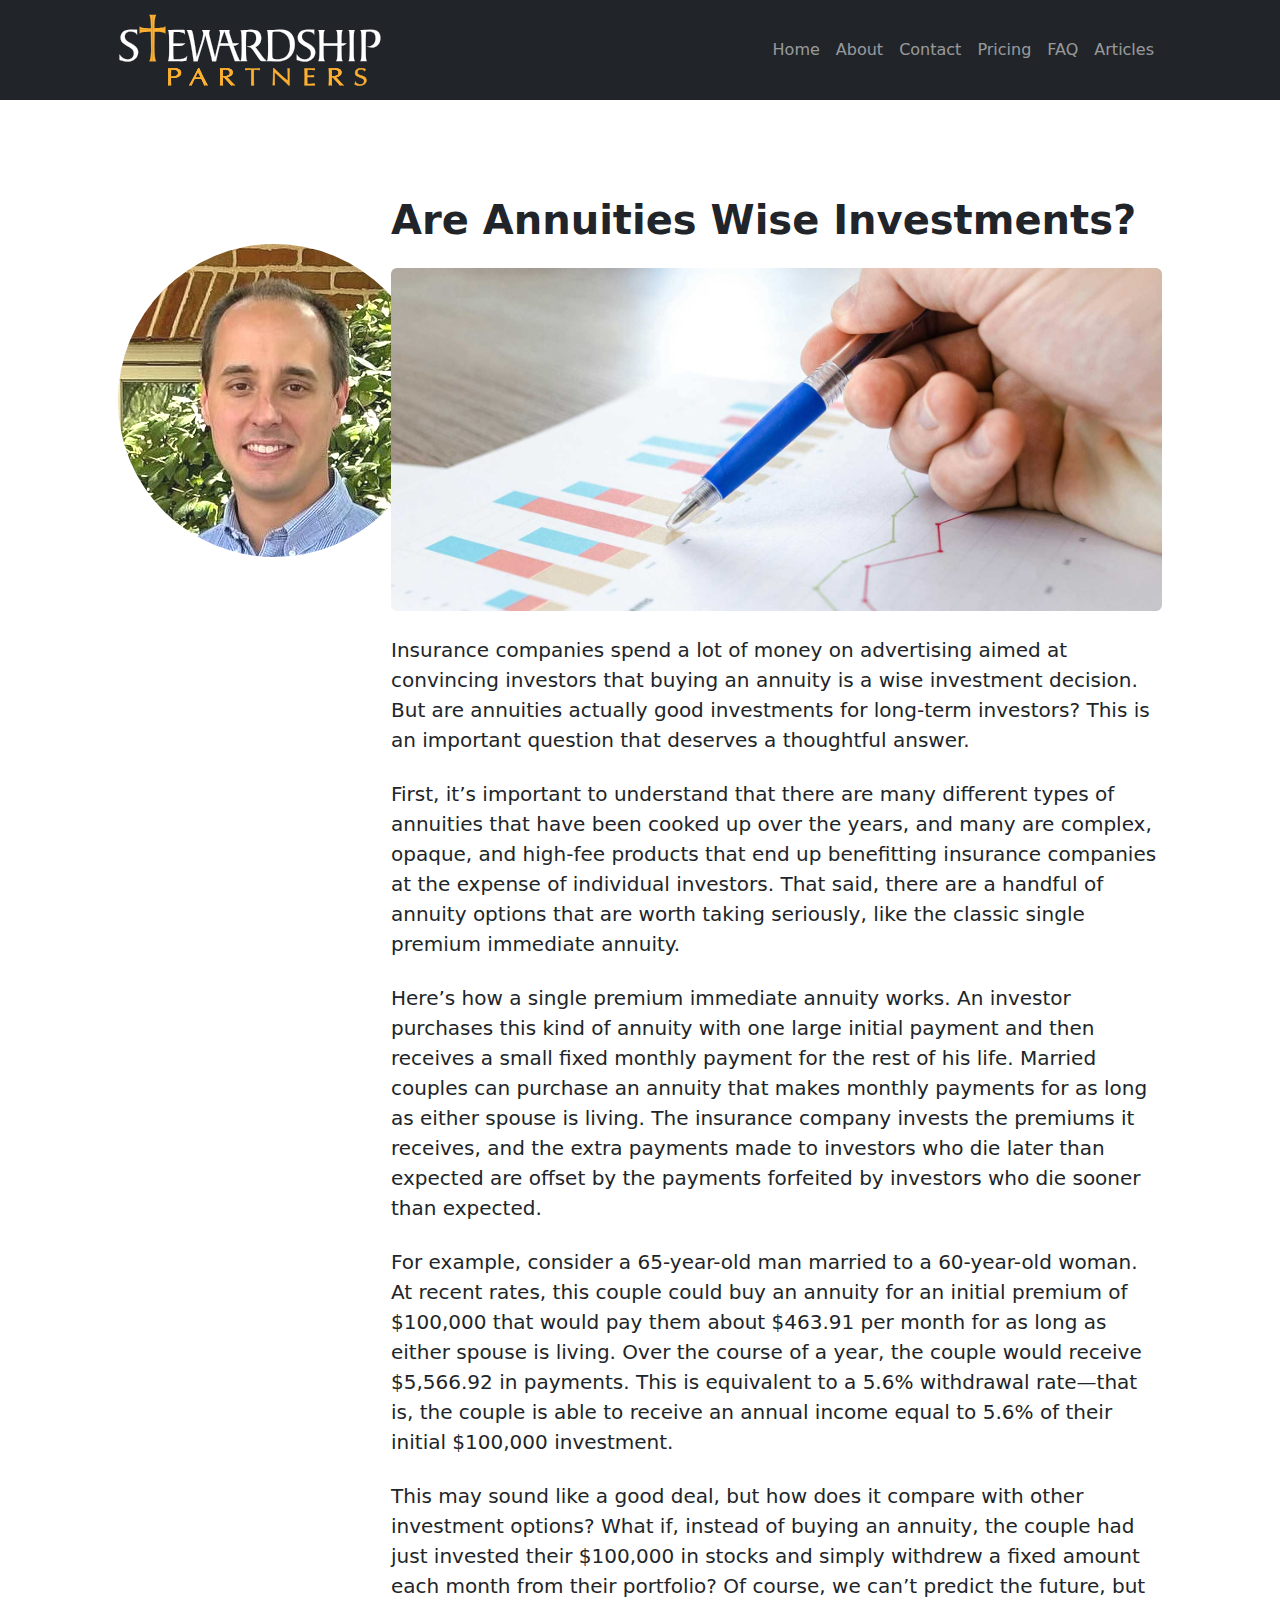
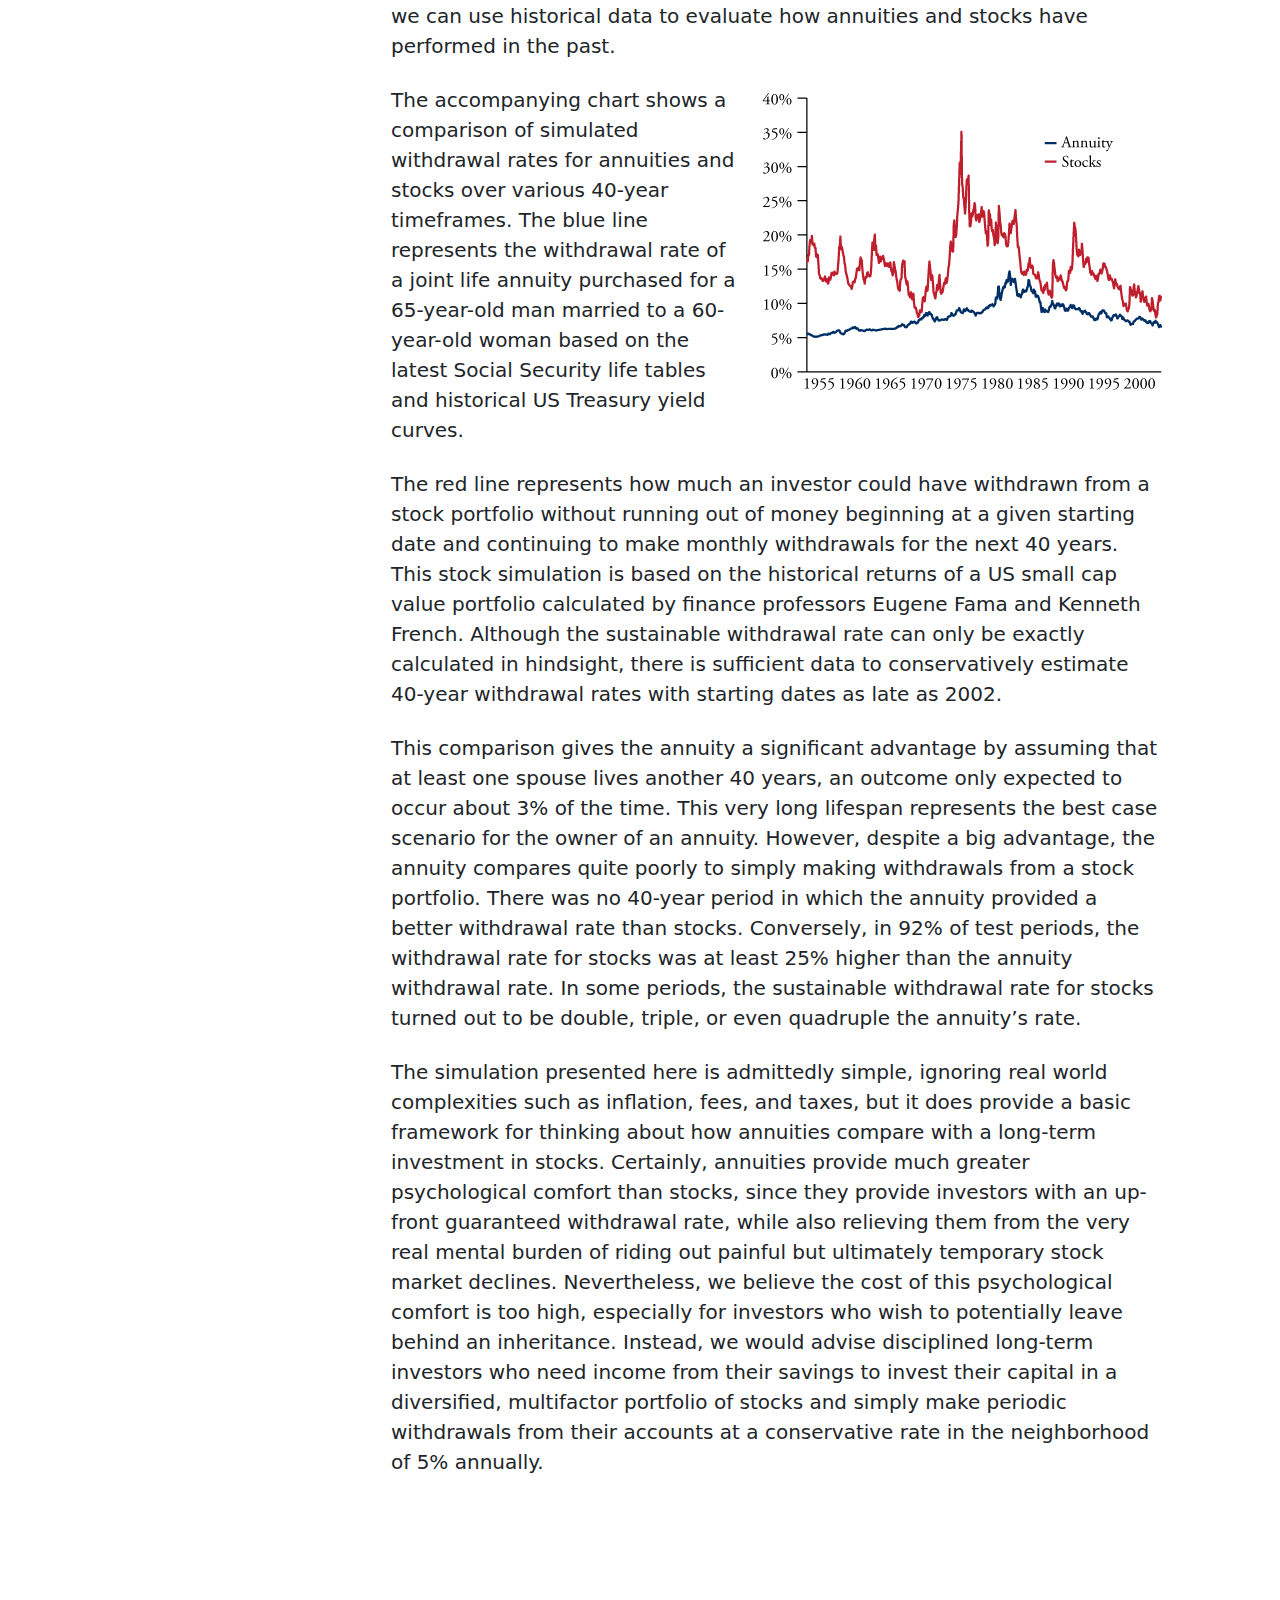
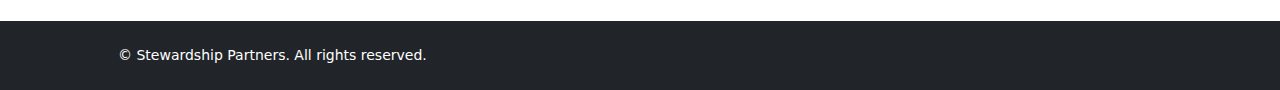
<file: annuities.html>
<!DOCTYPE html>
<html lang="en">
    <head>
        <meta charset="utf-8" />
        <meta name="viewport" content="width=device-width, initial-scale=1, shrink-to-fit=no" />
        <meta name="description" content="" />
        <meta name="author" content="" />
        <title>Stewardship Partners</title>
        <!-- Favicon-->
        <link rel="icon" type="image/x-icon" href="assets/favicon.ico" />
        <!-- Bootstrap icons-->
        <link href="https://cdn.jsdelivr.net/npm/bootstrap-icons@1.5.0/font/bootstrap-icons.css" rel="stylesheet" />
        <!-- Core theme CSS (includes Bootstrap)-->
        <link href="css/styles.css" rel="stylesheet" />
    </head>
    <body class="d-flex flex-column">
        <main class="flex-shrink-0">
            <!-- Navigation-->
            <nav class="navbar navbar-expand-lg navbar-dark bg-dark">
                <div class="container px-5">
                    <a class="navbar-brand" href="index.html"><img src="assets/logo.svg" /></a>
                    <button class="navbar-toggler" type="button" data-bs-toggle="collapse" data-bs-target="#navbarSupportedContent" aria-controls="navbarSupportedContent" aria-expanded="false" aria-label="Toggle navigation"><span class="navbar-toggler-icon"></span></button>
                    <div class="collapse navbar-collapse" id="navbarSupportedContent">
                        <ul class="navbar-nav ms-auto mb-2 mb-lg-0">
                            <li class="nav-item"><a class="nav-link" href="index.html">Home</a></li>
                            <li class="nav-item"><a class="nav-link" href="about.html">About</a></li>
                            <li class="nav-item"><a class="nav-link" href="contact.html">Contact</a></li>
                            <li class="nav-item"><a class="nav-link" href="pricing.html">Pricing</a></li>
                            <li class="nav-item"><a class="nav-link" href="faq.html">FAQ</a></li>
                            <li class="nav-item"><a class="nav-link" href="articles.html">Articles</a></li>
</ul>
                    </div>
                </div>
            </nav>
            <!-- Page Content-->
            <section class="py-5">
                <div class="container px-5 my-5">
                    <div class="row gx-5">
                        <div class="col-lg-3">
                            <div class="d-flex align-items-center mt-lg-5 mb-4">
                                <img class="rounded-circle author-avatar-lg" src="assets/stephen.jpg" alt="Stephen M. duBarry" />
                                <div class="ms-3">
                                    <div class="fw-bold">Stephen M. duBarry, CFA</div>
                                </div>
                            </div>
                        </div>
                        <div class="col-lg-9">
                            <!-- Post content-->
                            <article>
                                <!-- Post header-->
                                <header class="mb-4">
                                    <!-- Post title-->
                                    <h1 class="fw-bolder mb-1">Are Annuities Wise Investments?</h1>
                                </header>
                                <!-- Preview image figure-->
                                <figure class="mb-4"><img class="img-fluid rounded" src="assets/annuities-9x4.jpg" alt="..." /></figure>
                                <!-- Post content-->
                                <section class="mb-5">
                                    <p class="fs-5 mb-4">Insurance companies spend a lot of money on advertising aimed at convincing investors that buying an annuity is a wise investment decision. But are annuities actually good investments for long-term investors? This is an important question that deserves a thoughtful answer.</p>
                                    <p class="fs-5 mb-4">First, it’s important to understand that there are many different types of annuities that have been cooked up over the years, and many are complex, opaque, and high-fee products that end up benefitting insurance companies at the expense of individual investors. That said, there are a handful of annuity options that are worth taking seriously, like the classic single premium immediate annuity.</p>
                                    <p class="fs-5 mb-4">Here’s how a single premium immediate annuity works. An investor purchases this kind of annuity with one large initial payment and then receives a small fixed monthly payment for the rest of his life. Married couples can purchase an annuity that makes monthly payments for as long as either spouse is living. The insurance company invests the premiums it receives, and the extra payments made to investors who die later than expected are offset by the payments forfeited by investors who die sooner than expected.</p>
                                    <p class="fs-5 mb-4">For example, consider a 65-year-old man married to a 60-year-old woman. At recent rates, this couple could buy an annuity for an initial premium of $100,000 that would pay them about $463.91 per month for as long as either spouse is living. Over the course of a year, the couple would receive $5,566.92 in payments. This is equivalent to a 5.6% withdrawal rate—that is, the couple is able to receive an annual income equal to 5.6% of their initial $100,000 investment.</p>
                                    <p class="fs-5 mb-4">This may sound like a good deal, but how does it compare with other investment options? What if, instead of buying an annuity, the couple had just invested their $100,000 in stocks and simply withdrew a fixed amount each month from their portfolio? Of course, we can’t predict the future, but we can use historical data to evaluate how annuities and stocks have performed in the past.</p>
                                    <p class="fs-5 mb-4"><img src="assets/annuities-chart.png" style="float:right; padding: 5px 0px 5px 25px">The accompanying chart shows a comparison of simulated withdrawal rates for annuities and stocks over various 40-year timeframes. The blue line represents the withdrawal rate of a joint life annuity purchased for a 65-year-old man married to a 60-year-old woman based on the latest Social Security life tables and historical US Treasury yield curves.</p>
                                    <p class="fs-5 mb-4">The red line represents how much an investor could have withdrawn from a stock portfolio without running out of money beginning at a given starting date and continuing to make monthly withdrawals for the next 40 years. This stock simulation is based on the historical returns of a US small cap value portfolio calculated by finance professors Eugene Fama and Kenneth French. Although the sustainable withdrawal rate can only be exactly calculated in hindsight, there is sufficient data to conservatively estimate 40-year withdrawal rates with starting dates as late as 2002.</p>
                                    <p class="fs-5 mb-4">This comparison gives the annuity a significant advantage by assuming that at least one spouse lives another 40 years, an outcome only expected to occur about 3% of the time. This very long lifespan represents the best case scenario for the owner of an annuity. However, despite a big advantage, the annuity compares quite poorly to simply making withdrawals from a stock portfolio. There was no 40-year period in which the annuity provided a better withdrawal rate than stocks. Conversely, in 92% of test periods, the withdrawal rate for stocks was at least 25% higher than the annuity withdrawal rate. In some periods, the sustainable withdrawal rate for stocks turned out to be double, triple, or even quadruple the annuity’s rate.</p>
                                    <p class="fs-5 mb-4">The simulation presented here is admittedly simple, ignoring real world complexities such as inflation, fees, and taxes, but it does provide a basic framework for thinking about how annuities compare with a long-term investment in stocks. Certainly, annuities provide much greater psychological comfort than stocks, since they provide investors with an up-front guaranteed withdrawal rate, while also relieving them from the very real mental burden of riding out painful but ultimately temporary stock market declines. Nevertheless, we believe the cost of this psychological comfort is too high, especially for investors who wish to potentially leave behind an inheritance. Instead, we would advise disciplined long-term investors who need income from their savings to invest their capital in a diversified, multifactor portfolio of stocks and simply make periodic withdrawals from their accounts at a conservative rate in the neighborhood of 5% annually.</p>
                                </section>
                            </article>
                        </div>
                    </div>
                </div>
            </section>
        </main>
        <!-- Footer-->
        <footer class="bg-dark py-4 mt-auto">
            <div class="container px-5">
                <div class="row align-items-center justify-content-between flex-column flex-sm-row">
                    <div class="col-auto"><div class="small m-0 text-white">© <span class="current-year"></span> Stewardship Partners. All rights reserved.</div></div>
                </div>
            </div>
        </footer>
        <!-- Bootstrap core JS-->
        <script src="https://cdn.jsdelivr.net/npm/bootstrap@5.2.3/dist/js/bootstrap.bundle.min.js"></script>
        <!-- Core theme JS-->
        <script src="js/scripts.js"></script>
    </body>
</html>
</file>
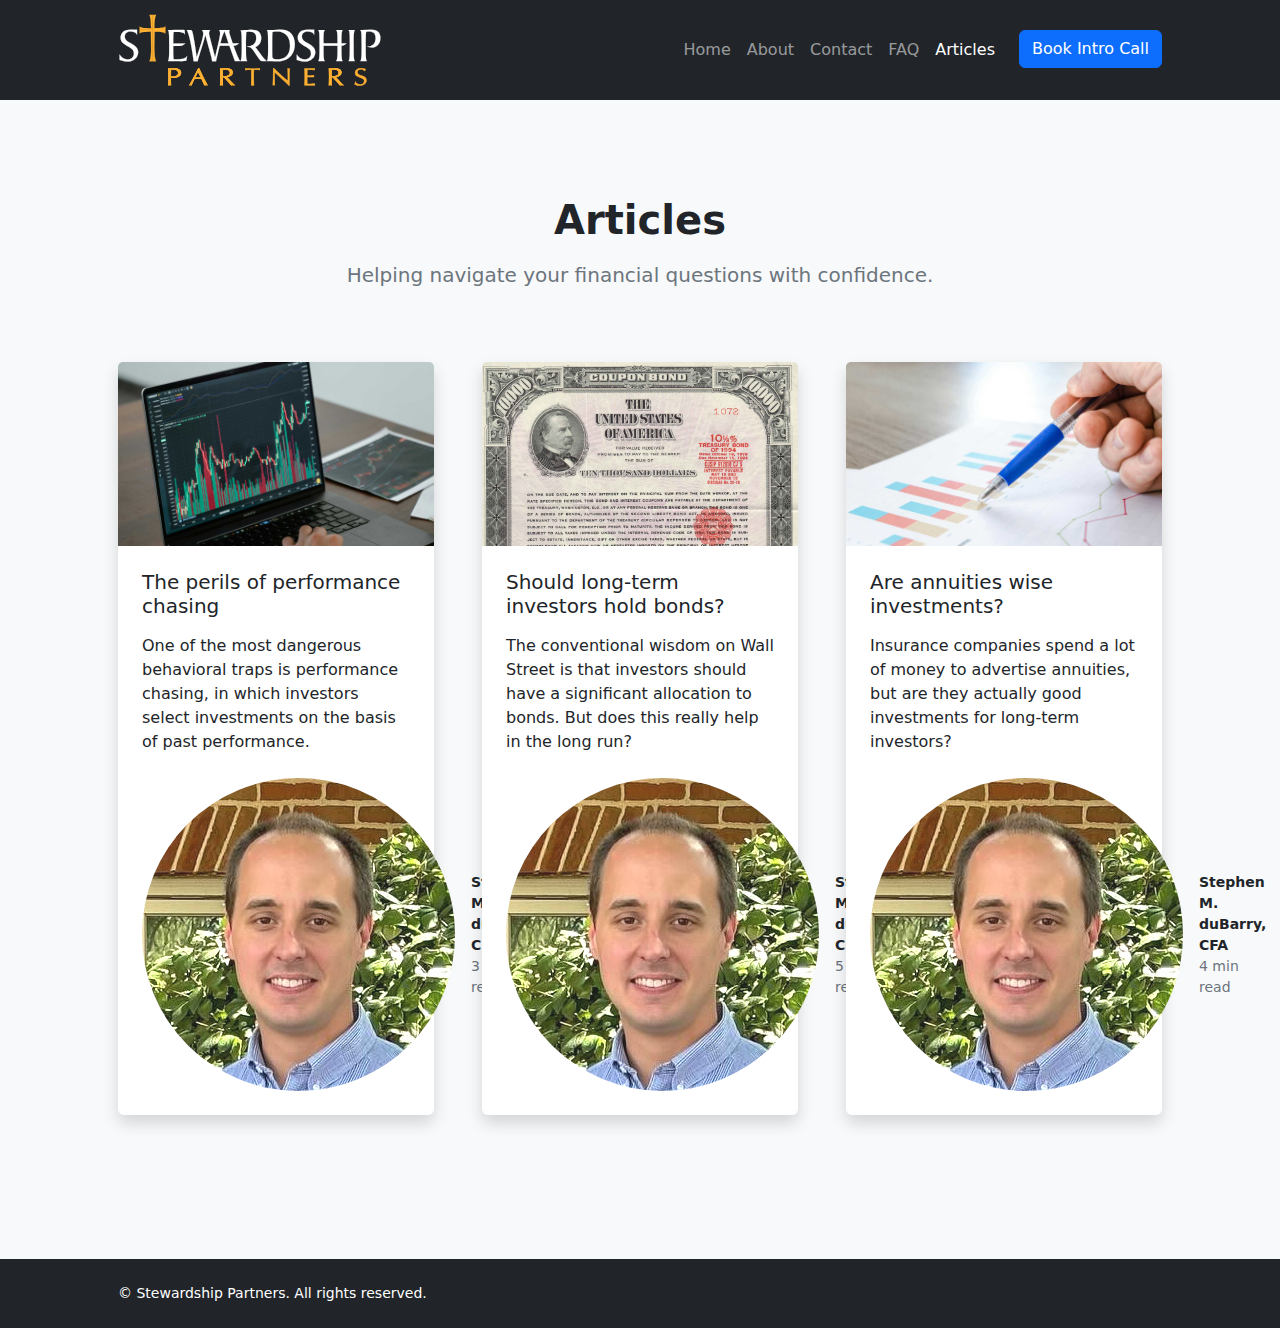
<file: articles.html>
<!DOCTYPE html>
<html lang="en">
    <head>
        <meta charset="utf-8" />
        <meta name="viewport" content="width=device-width, initial-scale=1, shrink-to-fit=no" />
        <meta name="description" content="" />
        <meta name="author" content="" />
        <title>Stewardship Partners</title>
        <!-- Favicon-->
        <link rel="icon" type="image/x-icon" href="assets/favicon.ico" />
        <!-- Bootstrap icons-->
        <link href="https://cdn.jsdelivr.net/npm/bootstrap-icons@1.5.0/font/bootstrap-icons.css" rel="stylesheet" />
        <!-- Core theme CSS (includes Bootstrap)-->
        <link href="css/styles.css" rel="stylesheet" />
    </head>
    <body class="d-flex flex-column">
        <main class="flex-shrink-0">
            <!-- Navigation-->
            <nav class="navbar navbar-expand-lg navbar-dark bg-dark">
                <div class="container px-5">
                    <a class="navbar-brand" href="index.html"><img src="assets/logo.svg" alt="Stewardship Partners" /></a>
                    <button class="navbar-toggler" type="button" data-bs-toggle="collapse" data-bs-target="#navbarSupportedContent" aria-controls="navbarSupportedContent" aria-expanded="false" aria-label="Toggle navigation"><span class="navbar-toggler-icon"></span></button>
                    <div class="collapse navbar-collapse" id="navbarSupportedContent">
                        <ul class="navbar-nav ms-auto mb-2 mb-lg-0">
                            <li class="nav-item"><a class="nav-link" href="index.html">Home</a></li>
                            <li class="nav-item"><a class="nav-link" href="about.html">About</a></li>
                            <li class="nav-item"><a class="nav-link" href="contact.html">Contact</a></li>
                            <li class="nav-item"><a class="nav-link" href="faq.html">FAQ</a></li>
                            <li class="nav-item"><a class="nav-link active" aria-current="page" href="articles.html">Articles</a></li>
                            <li class="nav-item ms-lg-3 mt-3 mt-lg-0"><a class="btn btn-primary" href="https://calendly.com/stewardshippartners/intro" target="_blank" rel="noopener">Book Intro Call</a></li>
                        </ul>
                    </div>
                </div>
            </nav>
            <!-- Articles list-->
            <section class="py-5 bg-light">
                <div class="container px-5 my-5">
                    <div class="row gx-5 justify-content-center mb-5">
                        <div class="col-lg-8 text-center">
                            <h1 class="fw-bolder mb-3">Articles</h2>
                            <p class="lead fw-normal text-muted mb-4">Helping navigate your financial questions with confidence.</p>
                        </div>
                    </div>
                    <div class="row gx-5">
                        <div class="col-lg-4 mb-5">
                            <div class="card h-100 shadow border-0">
                                <img class="card-img-top" src="assets/performance-6x3.5.jpg" alt="Chart trending upward" />
                                <div class="card-body p-4">
                                    <a class="text-decoration-none link-dark stretched-link" href="performance.html"><h2 class="h5 card-title mb-3">The perils of performance chasing</h2></a>
                                    <p class="card-text mb-0">One of the most dangerous behavioral traps is performance chasing, in which investors select investments on the basis of past performance.</p>
                                </div>
                                <div class="card-footer p-4 pt-0 bg-transparent border-top-0">
                                    <div class="d-flex align-items-end justify-content-between">
                                        <div class="d-flex align-items-center">
                                            <img class="rounded-circle me-3 author-avatar" src="assets/stephen.jpg" alt="Stephen M. duBarry" />
                                            <div class="small">
                                                <div class="fw-bold">Stephen M. duBarry, CFA</div>
                                                <div class="text-muted">3 min read</div>
                                            </div>
                                        </div>
                                    </div>
                                </div>
                            </div>
                        </div>
                        <div class="col-lg-4 mb-5">
                            <div class="card h-100 shadow border-0">
                                <img class="card-img-top" src="assets/bonds-6x3.5.jpg" alt="Close-up of bond certificates" />
                                <div class="card-body p-4">
                                    <a class="text-decoration-none link-dark stretched-link" href="bonds.html"><h2 class="h5 card-title mb-3">Should long-term investors hold bonds?</h2></a>
                                    <p class="card-text mb-0">The conventional wisdom on Wall Street is that investors should have a significant allocation to bonds. But does this really help in the long run?</p>
                                </div>
                                <div class="card-footer p-4 pt-0 bg-transparent border-top-0">
                                    <div class="d-flex align-items-end justify-content-between">
                                        <div class="d-flex align-items-center">
                                            <img class="rounded-circle me-3 author-avatar" src="assets/stephen.jpg" alt="Stephen M. duBarry" />
                                            <div class="small">
                                                <div class="fw-bold">Stephen M. duBarry, CFA</div>
                                                <div class="text-muted">5 min read</div>
                                            </div>
                                        </div>
                                    </div>
                                </div>
                            </div>
                        </div>
                        <div class="col-lg-4 mb-5">
                            <div class="card h-100 shadow border-0">
                                <img class="card-img-top" src="assets/annuities-6x3.5.jpg" alt="Stacked coins and pen" />
                                <div class="card-body p-4">
                                    <a class="text-decoration-none link-dark stretched-link" href="annuities.html"><h2 class="h5 card-title mb-3">Are annuities wise investments?</h2></a>
                                    <p class="card-text mb-0">Insurance companies spend a lot of money to advertise annuities, but are they actually good investments for long-term investors?</p>
                                </div>
                                <div class="card-footer p-4 pt-0 bg-transparent border-top-0">
                                    <div class="d-flex align-items-end justify-content-between">
                                        <div class="d-flex align-items-center">
                                            <img class="rounded-circle me-3 author-avatar" src="assets/stephen.jpg" alt="Stephen M. duBarry" />
                                            <div class="small">
                                                <div class="fw-bold">Stephen M. duBarry, CFA</div>
                                                <div class="text-muted">4 min read</div>
                                            </div>
                                        </div>
                                    </div>
                                </div>
                            </div>
                        </div>
                    </div>
                </div>
            </section>
        </main>
        <!-- Footer-->
        <footer class="bg-dark py-4 mt-auto">
            <div class="container px-5">
                <div class="row align-items-center justify-content-between flex-column flex-sm-row">
                    <div class="col-auto"><div class="small m-0 text-white">© <span class="current-year"></span> Stewardship Partners. All rights reserved.</div></div>
                </div>
            </div>
        </footer>
        <!-- Bootstrap core JS-->
        <script src="https://cdn.jsdelivr.net/npm/bootstrap@5.2.3/dist/js/bootstrap.bundle.min.js"></script>
        <!-- Core theme JS-->
        <script src="js/scripts.js"></script>
    </body>
</html>
</file>
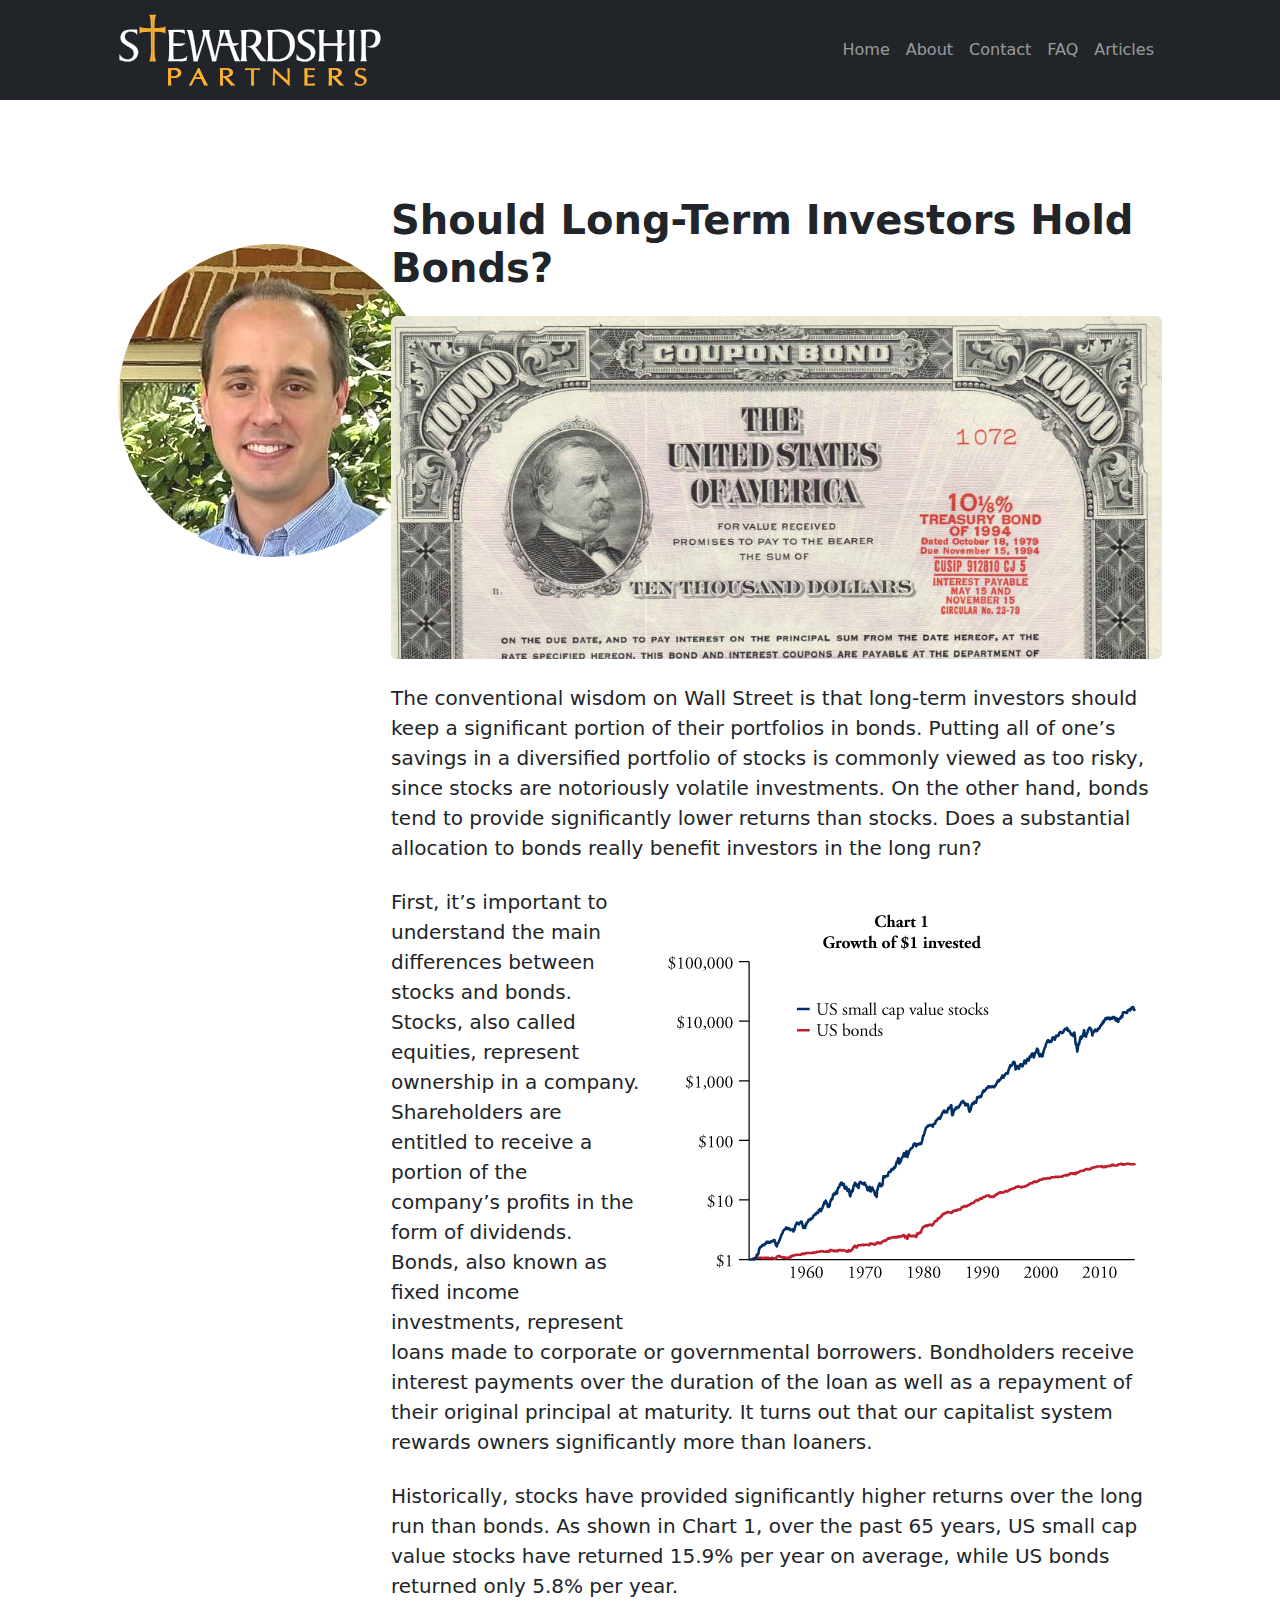
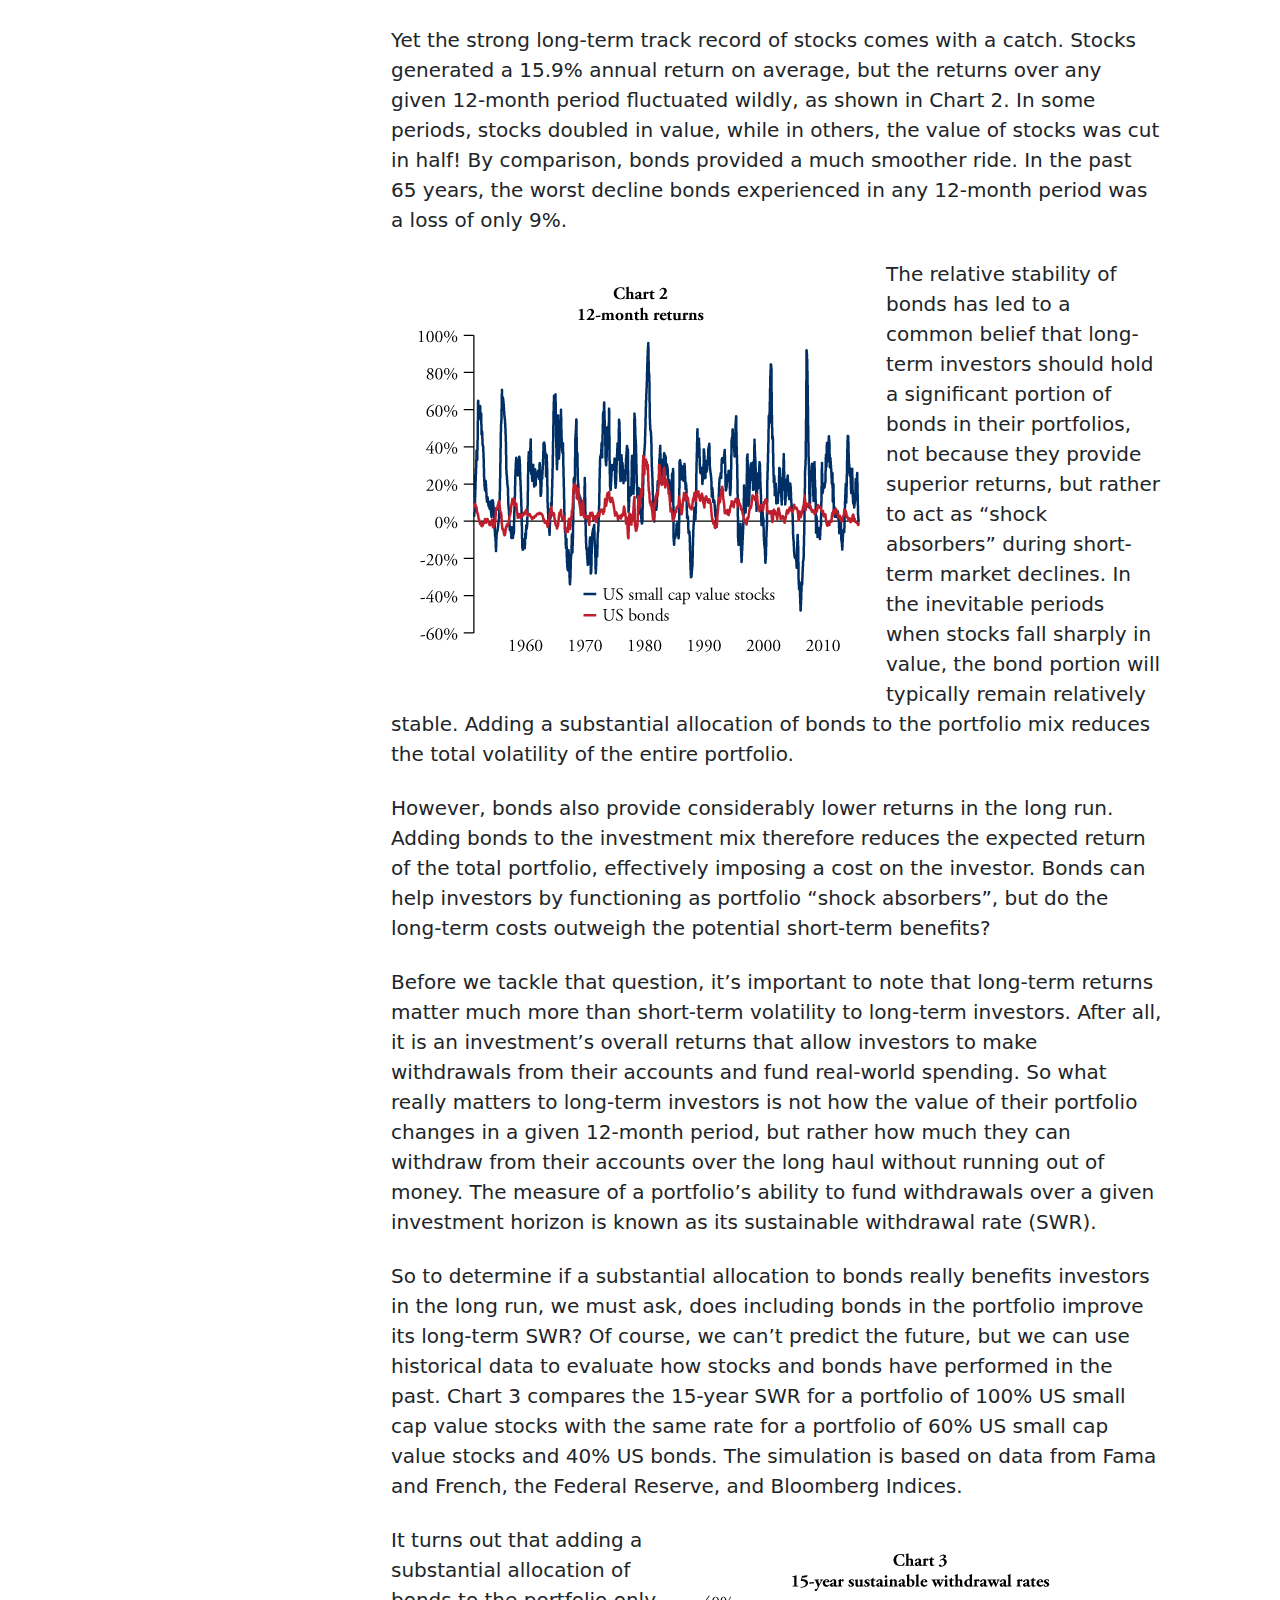
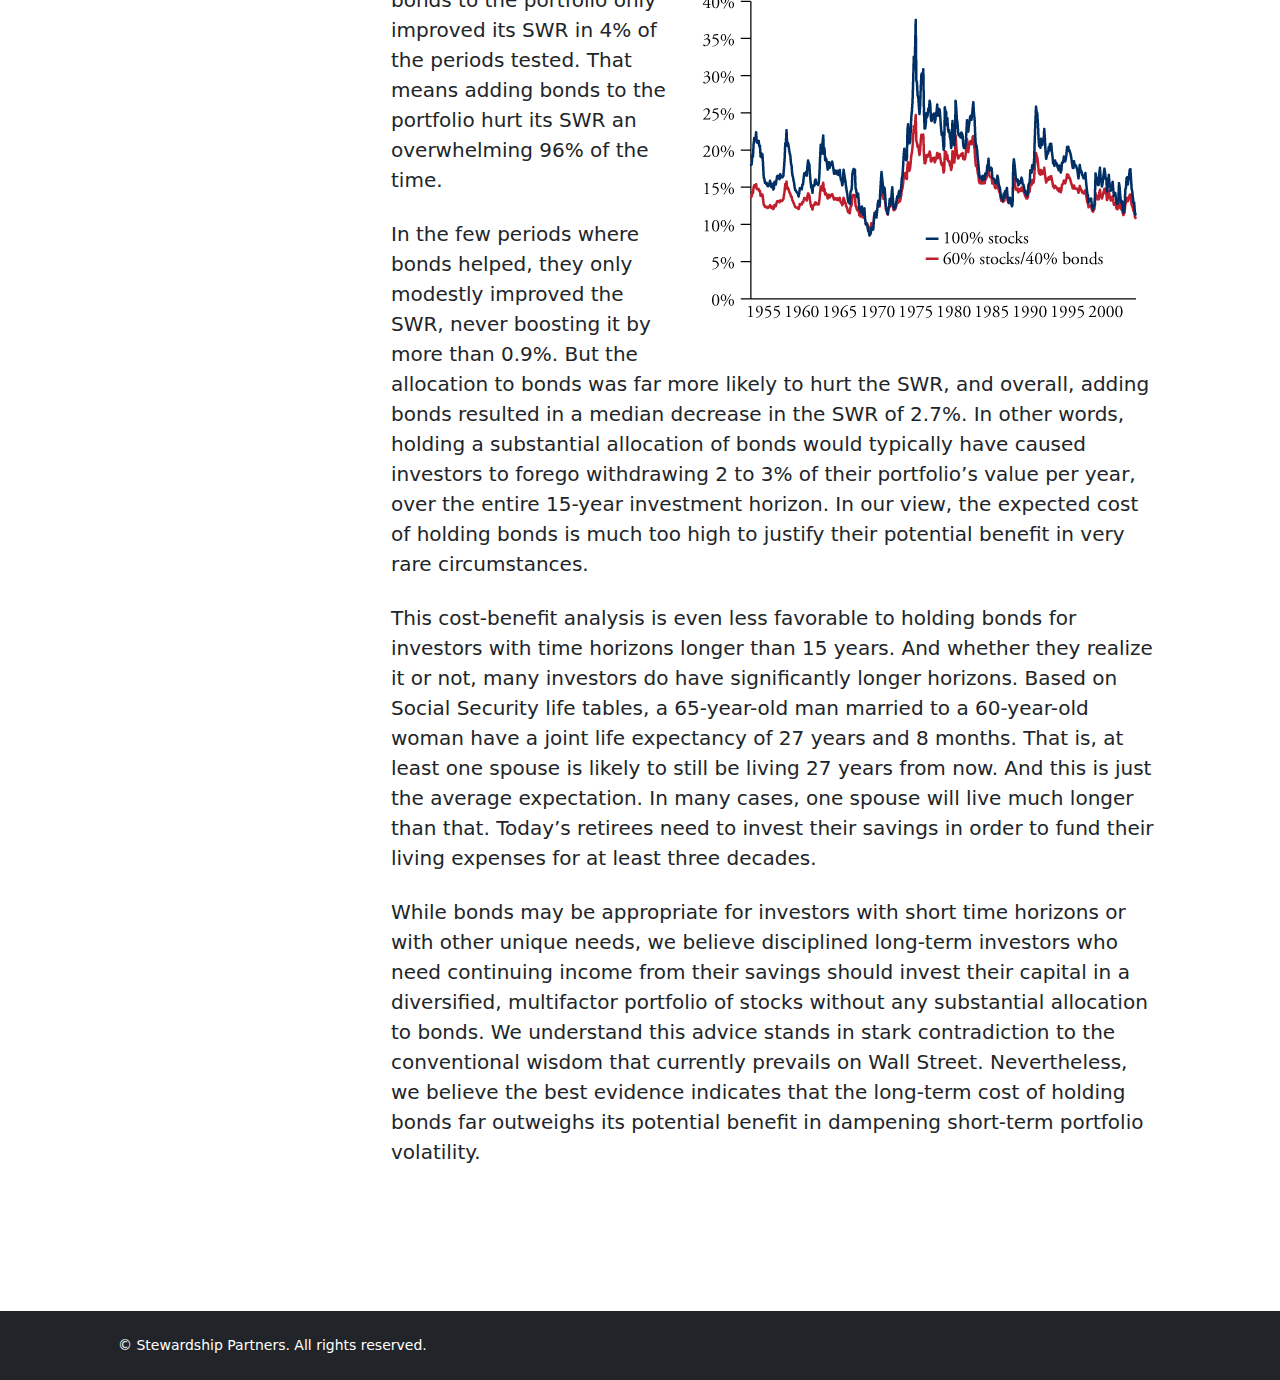
<file: bonds.html>
<!DOCTYPE html>
<html lang="en">
    <head>
        <meta charset="utf-8" />
        <meta name="viewport" content="width=device-width, initial-scale=1, shrink-to-fit=no" />
        <meta name="description" content="" />
        <meta name="author" content="" />
        <title>Stewardship Partners</title>
        <!-- Favicon-->
        <link rel="icon" type="image/x-icon" href="assets/favicon.ico" />
        <!-- Bootstrap icons-->
        <link href="https://cdn.jsdelivr.net/npm/bootstrap-icons@1.5.0/font/bootstrap-icons.css" rel="stylesheet" />
        <!-- Core theme CSS (includes Bootstrap)-->
        <link href="css/styles.css" rel="stylesheet" />
    </head>
    <body class="d-flex flex-column">
        <main class="flex-shrink-0">
            <!-- Navigation-->
            <nav class="navbar navbar-expand-lg navbar-dark bg-dark">
                <div class="container px-5">
                    <a class="navbar-brand" href="index.html"><img src="assets/logo.svg" /></a>
                    <button class="navbar-toggler" type="button" data-bs-toggle="collapse" data-bs-target="#navbarSupportedContent" aria-controls="navbarSupportedContent" aria-expanded="false" aria-label="Toggle navigation"><span class="navbar-toggler-icon"></span></button>
                    <div class="collapse navbar-collapse" id="navbarSupportedContent">
                        <ul class="navbar-nav ms-auto mb-2 mb-lg-0">
                            <li class="nav-item"><a class="nav-link" href="index.html">Home</a></li>
                            <li class="nav-item"><a class="nav-link" href="about.html">About</a></li>
                            <li class="nav-item"><a class="nav-link" href="contact.html">Contact</a></li>
                            <li class="nav-item"><a class="nav-link" href="faq.html">FAQ</a></li>
                            <li class="nav-item"><a class="nav-link" href="articles.html">Articles</a></li>
</ul>
                    </div>
                </div>
            </nav>
            <!-- Page Content-->
            <section class="py-5">
                <div class="container px-5 my-5">
                    <div class="row gx-5">
                        <div class="col-lg-3">
                            <div class="d-flex align-items-center mt-lg-5 mb-4">
                                <img class="rounded-circle author-avatar-lg" src="assets/stephen.jpg" alt="Stephen M. duBarry" />
                                <div class="ms-3">
                                    <div class="fw-bold">Stephen M. duBarry, CFA</div>
                                </div>
                            </div>
                        </div>
                        <div class="col-lg-9">
                            <!-- Post content-->
                            <article>
                                <!-- Post header-->
                                <header class="mb-4">
                                    <!-- Post title-->
                                    <h1 class="fw-bolder mb-1">Should Long-Term Investors Hold Bonds?</h1>
                                </header>
                                <!-- Preview image figure-->
                                <figure class="mb-4"><img class="img-fluid rounded" src="assets/bonds-9x4.jpg" alt="..." /></figure>
                                <!-- Post content-->
                                <section class="mb-5">
                                    <p class="fs-5 mb-4">The conventional wisdom on Wall Street is that long-term investors should keep a significant portion of their portfolios in bonds. Putting all of one’s savings in a diversified portfolio of stocks is commonly viewed as too risky, since stocks are notoriously volatile investments. On the other hand, bonds tend to provide significantly lower returns than stocks. Does a substantial allocation to bonds really benefit investors in the long run?</p>
                                    <p class="fs-5 mb-4"><img src="assets/bonds-chart-1.png" style="float:right; padding: 25px">First, it’s important to understand the main differences between stocks and bonds. Stocks, also called equities, represent ownership in a company. Shareholders are entitled to receive a portion of the company’s profits in the form of dividends. Bonds, also known as fixed income investments, represent loans made to corporate or governmental borrowers. Bondholders receive interest payments over the duration of the loan as well as a repayment of their original principal at maturity. It turns out that our capitalist system rewards owners significantly more than loaners.</p>
                                    <p class="fs-5 mb-4">Historically, stocks have provided significantly higher returns over the long run than bonds. As shown in Chart 1, over the past 65 years, US small cap value stocks have returned 15.9% per year on average, while US bonds returned only 5.8% per year.</p>
                                    <p class="fs-5 mb-4">Yet the strong long-term track record of stocks comes with a catch. Stocks generated a 15.9% annual return on average, but the returns over any given 12-month period fluctuated wildly, as shown in Chart 2. In some periods, stocks doubled in value, while in others, the value of stocks was cut in half! By comparison, bonds provided a much smoother ride. In the past 65 years, the worst decline bonds experienced in any 12-month period was a loss of only 9%.</p>
                                    <p class="fs-5 mb-4"><img src="assets/bonds-chart-2.png" style="float:left; padding: 25px">The relative stability of bonds has led to a common belief that long-term investors should hold a significant portion of bonds in their portfolios, not because they provide superior returns, but rather to act as “shock absorbers” during short-term market declines. In the inevitable periods when stocks fall sharply in value, the bond portion will typically remain relatively stable. Adding a substantial allocation of bonds to the portfolio mix reduces the total volatility of the entire portfolio.</p>
                                    <p class="fs-5 mb-4">However, bonds also provide considerably lower returns in the long run. Adding bonds to the investment mix therefore reduces the expected return of the total portfolio, effectively imposing a cost on the investor. Bonds can help investors by functioning as portfolio “shock absorbers”, but do the long-term costs outweigh the potential short-term benefits?</p>
                                    <p class="fs-5 mb-4">Before we tackle that question, it’s important to note that long-term returns matter much more than short-term volatility to long-term investors. After all, it is an investment’s overall returns that allow investors to make withdrawals from their accounts and fund real-world spending. So what really matters to long-term investors is not how the value of their portfolio changes in a given 12-month period, but rather how much they can withdraw from their accounts over the long haul without running out of money. The measure of a portfolio’s ability to fund withdrawals over a given investment horizon is known as its sustainable withdrawal rate (SWR).</p>
                                    <p class="fs-5 mb-4">So to determine if a substantial allocation to bonds really benefits investors in the long run, we must ask, does including bonds in the portfolio improve its long-term SWR? Of course, we can’t predict the future, but we can use historical data to evaluate how stocks and bonds have performed in the past. Chart 3 compares the 15-year SWR for a portfolio of 100% US small cap value stocks with the same rate for a portfolio of 60% US small cap value stocks and 40% US bonds. The simulation is based on data from Fama and French, the Federal Reserve, and Bloomberg Indices.</p>
                                    <p class="fs-5 mb-4"><img src="assets/bonds-chart-3.png" style="float:right; padding: 25px">It turns out that adding a substantial allocation of bonds to the portfolio only improved its SWR in 4% of the periods tested. That means adding bonds to the portfolio hurt its SWR an overwhelming 96% of the time.</p>
                                    <p class="fs-5 mb-4">In the few periods where bonds helped, they only modestly improved the SWR, never boosting it by more than 0.9%. But the allocation to bonds was far more likely to hurt the SWR, and overall, adding bonds resulted in a median decrease in the SWR of 2.7%. In other words, holding a substantial allocation of bonds would typically have caused investors to forego withdrawing 2 to 3% of their portfolio’s value per year, over the entire 15-year investment horizon. In our view, the expected cost of holding bonds is much too high to justify their potential benefit in very rare circumstances.</p>
                                    <p class="fs-5 mb-4">This cost-benefit analysis is even less favorable to holding bonds for investors with time horizons longer than 15 years. And whether they realize it or not, many investors do have significantly longer horizons. Based on Social Security life tables, a 65-year-old man married to a 60-year-old woman have a joint life expectancy of 27 years and 8 months. That is, at least one spouse is likely to still be living 27 years from now. And this is just the average expectation. In many cases, one spouse will live much longer than that. Today’s retirees need to invest their savings in order to fund their living expenses for at least three decades.</p>
                                    <p class="fs-5 mb-4">While bonds may be appropriate for investors with short time horizons or with other unique needs, we believe disciplined long-term investors who need continuing income from their savings should invest their capital in a diversified, multifactor portfolio of stocks without any substantial allocation to bonds. We understand this advice stands in stark contradiction to the conventional wisdom that currently prevails on Wall Street. Nevertheless, we believe the best evidence indicates that the long-term cost of holding bonds far outweighs its potential benefit in dampening short-term portfolio volatility.</p>
                                </section>
                            </article>
                        </div>
                    </div>
                </div>
            </section>
        </main>
        <!-- Footer-->
        <footer class="bg-dark py-4 mt-auto">
            <div class="container px-5">
                <div class="row align-items-center justify-content-between flex-column flex-sm-row">
                    <div class="col-auto"><div class="small m-0 text-white">© <span class="current-year"></span> Stewardship Partners. All rights reserved.</div></div>
                </div>
            </div>
        </footer>
        <!-- Bootstrap core JS-->
        <script src="https://cdn.jsdelivr.net/npm/bootstrap@5.2.3/dist/js/bootstrap.bundle.min.js"></script>
        <!-- Core theme JS-->
        <script src="js/scripts.js"></script>
    </body>
</html>
</file>
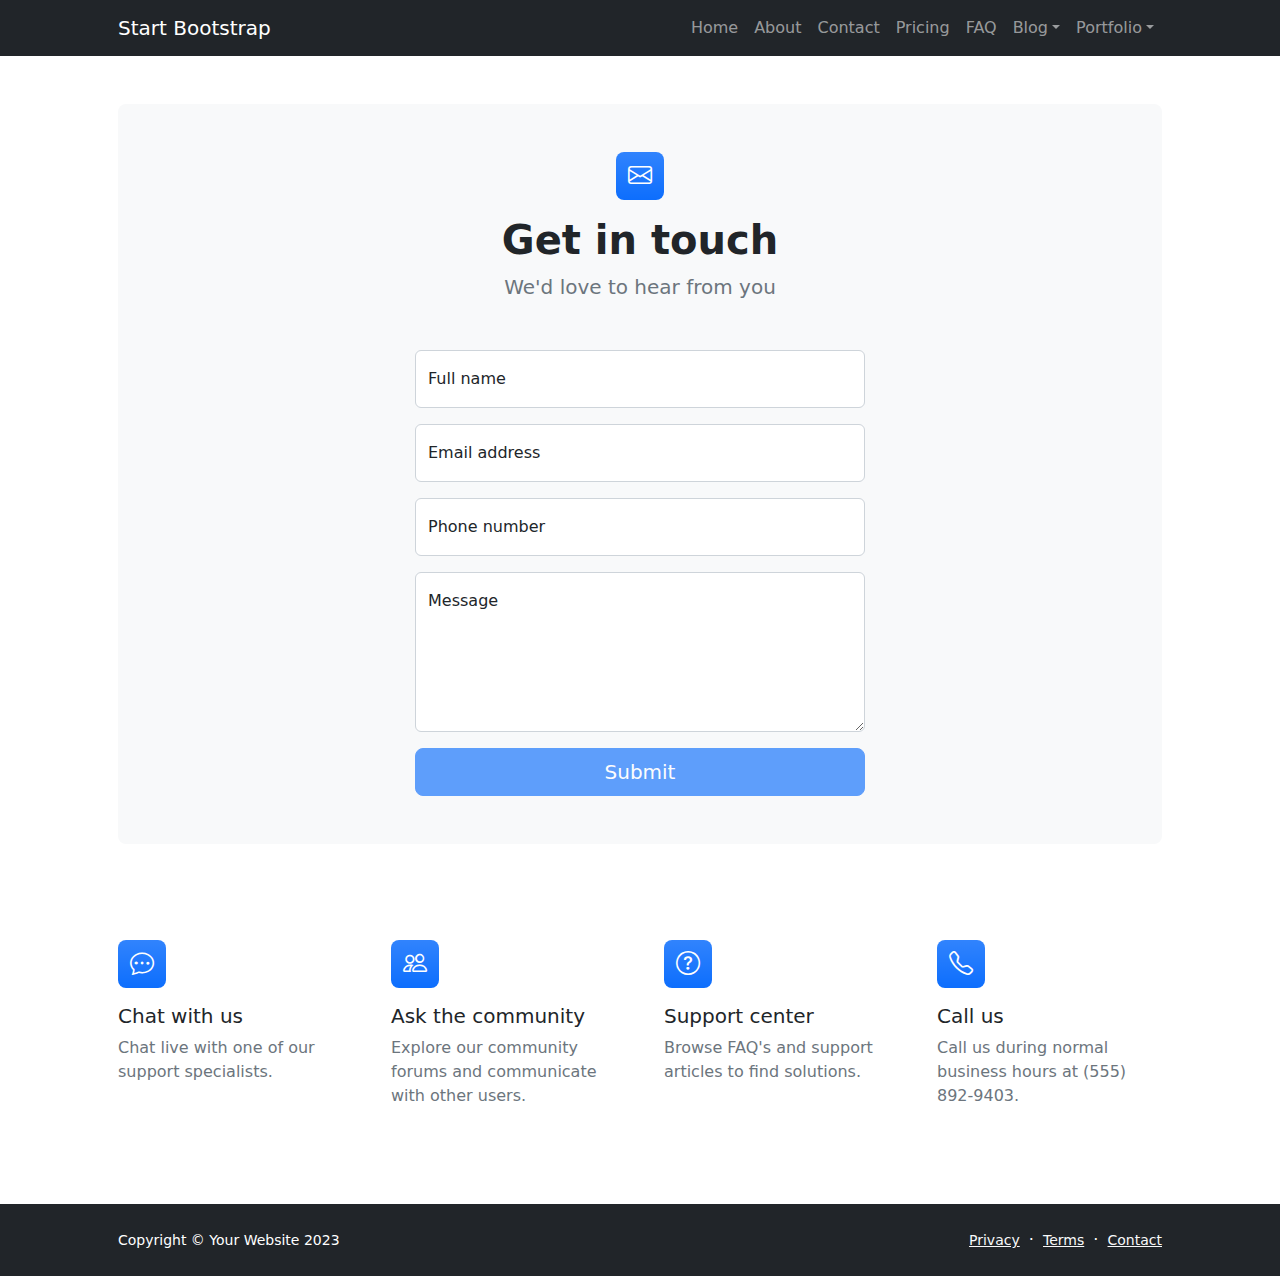
<file: contact.html>
<!DOCTYPE html>
<html lang="en">
    <head>
        <meta charset="utf-8" />
        <meta name="viewport" content="width=device-width, initial-scale=1, shrink-to-fit=no" />
        <meta name="description" content />
        <meta name="author" content />
        <title>Modern Business - Start Bootstrap Template</title>
        <!-- Favicon-->
        <link rel="icon" type="image/x-icon" href="assets/favicon.ico" />
        <!-- Bootstrap icons-->
        <link href="https://cdn.jsdelivr.net/npm/bootstrap-icons@1.5.0/font/bootstrap-icons.css" rel="stylesheet" />
        <!-- Core theme CSS (includes Bootstrap)-->
        <link href="css/styles.css" rel="stylesheet" />
    </head>
    <body class="d-flex flex-column">
        <main class="flex-shrink-0">
            <!-- Navigation-->
            <nav class="navbar navbar-expand-lg navbar-dark bg-dark">
                <div class="container px-5">
                    <a class="navbar-brand" href="index.html">Start Bootstrap</a>
                    <button class="navbar-toggler" type="button" data-bs-toggle="collapse" data-bs-target="#navbarSupportedContent" aria-controls="navbarSupportedContent" aria-expanded="false" aria-label="Toggle navigation"><span class="navbar-toggler-icon"></span></button>
                    <div class="collapse navbar-collapse" id="navbarSupportedContent">
                        <ul class="navbar-nav ms-auto mb-2 mb-lg-0">
                            <li class="nav-item"><a class="nav-link" href="index.html">Home</a></li>
                            <li class="nav-item"><a class="nav-link" href="about.html">About</a></li>
                            <li class="nav-item"><a class="nav-link" href="contact.html">Contact</a></li>
                            <li class="nav-item"><a class="nav-link" href="pricing.html">Pricing</a></li>
                            <li class="nav-item"><a class="nav-link" href="faq.html">FAQ</a></li>
                            <li class="nav-item dropdown">
                                <a class="nav-link dropdown-toggle" id="navbarDropdownBlog" href="#" role="button" data-bs-toggle="dropdown" aria-expanded="false">Blog</a>
                                <ul class="dropdown-menu dropdown-menu-end" aria-labelledby="navbarDropdownBlog">
                                    <li><a class="dropdown-item" href="blog-home.html">Blog Home</a></li>
                                    <li><a class="dropdown-item" href="blog-post.html">Blog Post</a></li>
                                </ul>
                            </li>
                            <li class="nav-item dropdown">
                                <a class="nav-link dropdown-toggle" id="navbarDropdownPortfolio" href="#" role="button" data-bs-toggle="dropdown" aria-expanded="false">Portfolio</a>
                                <ul class="dropdown-menu dropdown-menu-end" aria-labelledby="navbarDropdownPortfolio">
                                    <li><a class="dropdown-item" href="portfolio-overview.html">Portfolio Overview</a></li>
                                    <li><a class="dropdown-item" href="portfolio-item.html">Portfolio Item</a></li>
                                </ul>
                            </li>
                        </ul>
                    </div>
                </div>
            </nav>
            <!-- Page content-->
            <section class="py-5">
                <div class="container px-5">
                    <!-- Contact form-->
                    <div class="bg-light rounded-3 py-5 px-4 px-md-5 mb-5">
                        <div class="text-center mb-5">
                            <div class="feature bg-primary bg-gradient text-white rounded-3 mb-3"><i class="bi bi-envelope"></i></div>
                            <h1 class="fw-bolder">Get in touch</h1>
                            <p class="lead fw-normal text-muted mb-0">We'd love to hear from you</p>
                        </div>
                        <div class="row gx-5 justify-content-center">
                            <div class="col-lg-8 col-xl-6">
                                <!-- * * * * * * * * * * * * * * *-->
                                <!-- * * SB Forms Contact Form * *-->
                                <!-- * * * * * * * * * * * * * * *-->
                                <!-- This form is pre-integrated with SB Forms.-->
                                <!-- To make this form functional, sign up at-->
                                <!-- https://startbootstrap.com/solution/contact-forms-->
                                <!-- to get an API token!-->
                                <form id="contactForm" data-sb-form-api-token="API_TOKEN">
                                    <!-- Name input-->
                                    <div class="form-floating mb-3">
                                        <input class="form-control" id="name" type="text" placeholder="Enter your name..." data-sb-validations="required" />
                                        <label for="name">Full name</label>
                                        <div class="invalid-feedback" data-sb-feedback="name:required">A name is required.</div>
                                    </div>
                                    <!-- Email address input-->
                                    <div class="form-floating mb-3">
                                        <input class="form-control" id="email" type="email" placeholder="name@example.com" data-sb-validations="required,email" />
                                        <label for="email">Email address</label>
                                        <div class="invalid-feedback" data-sb-feedback="email:required">An email is required.</div>
                                        <div class="invalid-feedback" data-sb-feedback="email:email">Email is not valid.</div>
                                    </div>
                                    <!-- Phone number input-->
                                    <div class="form-floating mb-3">
                                        <input class="form-control" id="phone" type="tel" placeholder="(123) 456-7890" data-sb-validations="required" />
                                        <label for="phone">Phone number</label>
                                        <div class="invalid-feedback" data-sb-feedback="phone:required">A phone number is required.</div>
                                    </div>
                                    <!-- Message input-->
                                    <div class="form-floating mb-3">
                                        <textarea class="form-control" id="message" type="text" placeholder="Enter your message here..." style="height: 10rem" data-sb-validations="required"></textarea>
                                        <label for="message">Message</label>
                                        <div class="invalid-feedback" data-sb-feedback="message:required">A message is required.</div>
                                    </div>
                                    <!-- Submit success message-->
                                    <!---->
                                    <!-- This is what your users will see when the form-->
                                    <!-- has successfully submitted-->
                                    <div class="d-none" id="submitSuccessMessage">
                                        <div class="text-center mb-3">
                                            <div class="fw-bolder">Form submission successful!</div>
                                            To activate this form, sign up at
                                            <br />
                                            <a href="https://startbootstrap.com/solution/contact-forms">https://startbootstrap.com/solution/contact-forms</a>
                                        </div>
                                    </div>
                                    <!-- Submit error message-->
                                    <!---->
                                    <!-- This is what your users will see when there is-->
                                    <!-- an error submitting the form-->
                                    <div class="d-none" id="submitErrorMessage"><div class="text-center text-danger mb-3">Error sending message!</div></div>
                                    <!-- Submit Button-->
                                    <div class="d-grid"><button class="btn btn-primary btn-lg disabled" id="submitButton" type="submit">Submit</button></div>
                                </form>
                            </div>
                        </div>
                    </div>
                    <!-- Contact cards-->
                    <div class="row gx-5 row-cols-2 row-cols-lg-4 py-5">
                        <div class="col">
                            <div class="feature bg-primary bg-gradient text-white rounded-3 mb-3"><i class="bi bi-chat-dots"></i></div>
                            <div class="h5 mb-2">Chat with us</div>
                            <p class="text-muted mb-0">Chat live with one of our support specialists.</p>
                        </div>
                        <div class="col">
                            <div class="feature bg-primary bg-gradient text-white rounded-3 mb-3"><i class="bi bi-people"></i></div>
                            <div class="h5">Ask the community</div>
                            <p class="text-muted mb-0">Explore our community forums and communicate with other users.</p>
                        </div>
                        <div class="col">
                            <div class="feature bg-primary bg-gradient text-white rounded-3 mb-3"><i class="bi bi-question-circle"></i></div>
                            <div class="h5">Support center</div>
                            <p class="text-muted mb-0">Browse FAQ's and support articles to find solutions.</p>
                        </div>
                        <div class="col">
                            <div class="feature bg-primary bg-gradient text-white rounded-3 mb-3"><i class="bi bi-telephone"></i></div>
                            <div class="h5">Call us</div>
                            <p class="text-muted mb-0">Call us during normal business hours at (555) 892-9403.</p>
                        </div>
                    </div>
                </div>
            </section>
        </main>
        <!-- Footer-->
        <footer class="bg-dark py-4 mt-auto">
            <div class="container px-5">
                <div class="row align-items-center justify-content-between flex-column flex-sm-row">
                    <div class="col-auto"><div class="small m-0 text-white">Copyright &copy; Your Website 2023</div></div>
                    <div class="col-auto">
                        <a class="link-light small" href="#!">Privacy</a>
                        <span class="text-white mx-1">&middot;</span>
                        <a class="link-light small" href="#!">Terms</a>
                        <span class="text-white mx-1">&middot;</span>
                        <a class="link-light small" href="#!">Contact</a>
                    </div>
                </div>
            </div>
        </footer>
        <!-- Bootstrap core JS-->
        <script src="https://cdn.jsdelivr.net/npm/bootstrap@5.2.3/dist/js/bootstrap.bundle.min.js"></script>
        <!-- Core theme JS-->
        <script src="js/scripts.js"></script>
        <!-- * * * * * * * * * * * * * * * * * * * * * * * * * * * * * * * * * * * * * * * *-->
        <!-- * *                               SB Forms JS                               * *-->
        <!-- * * Activate your form at https://startbootstrap.com/solution/contact-forms * *-->
        <!-- * * * * * * * * * * * * * * * * * * * * * * * * * * * * * * * * * * * * * * * *-->
        <script src="https://cdn.startbootstrap.com/sb-forms-latest.js"></script>
    </body>
</html>
</file>
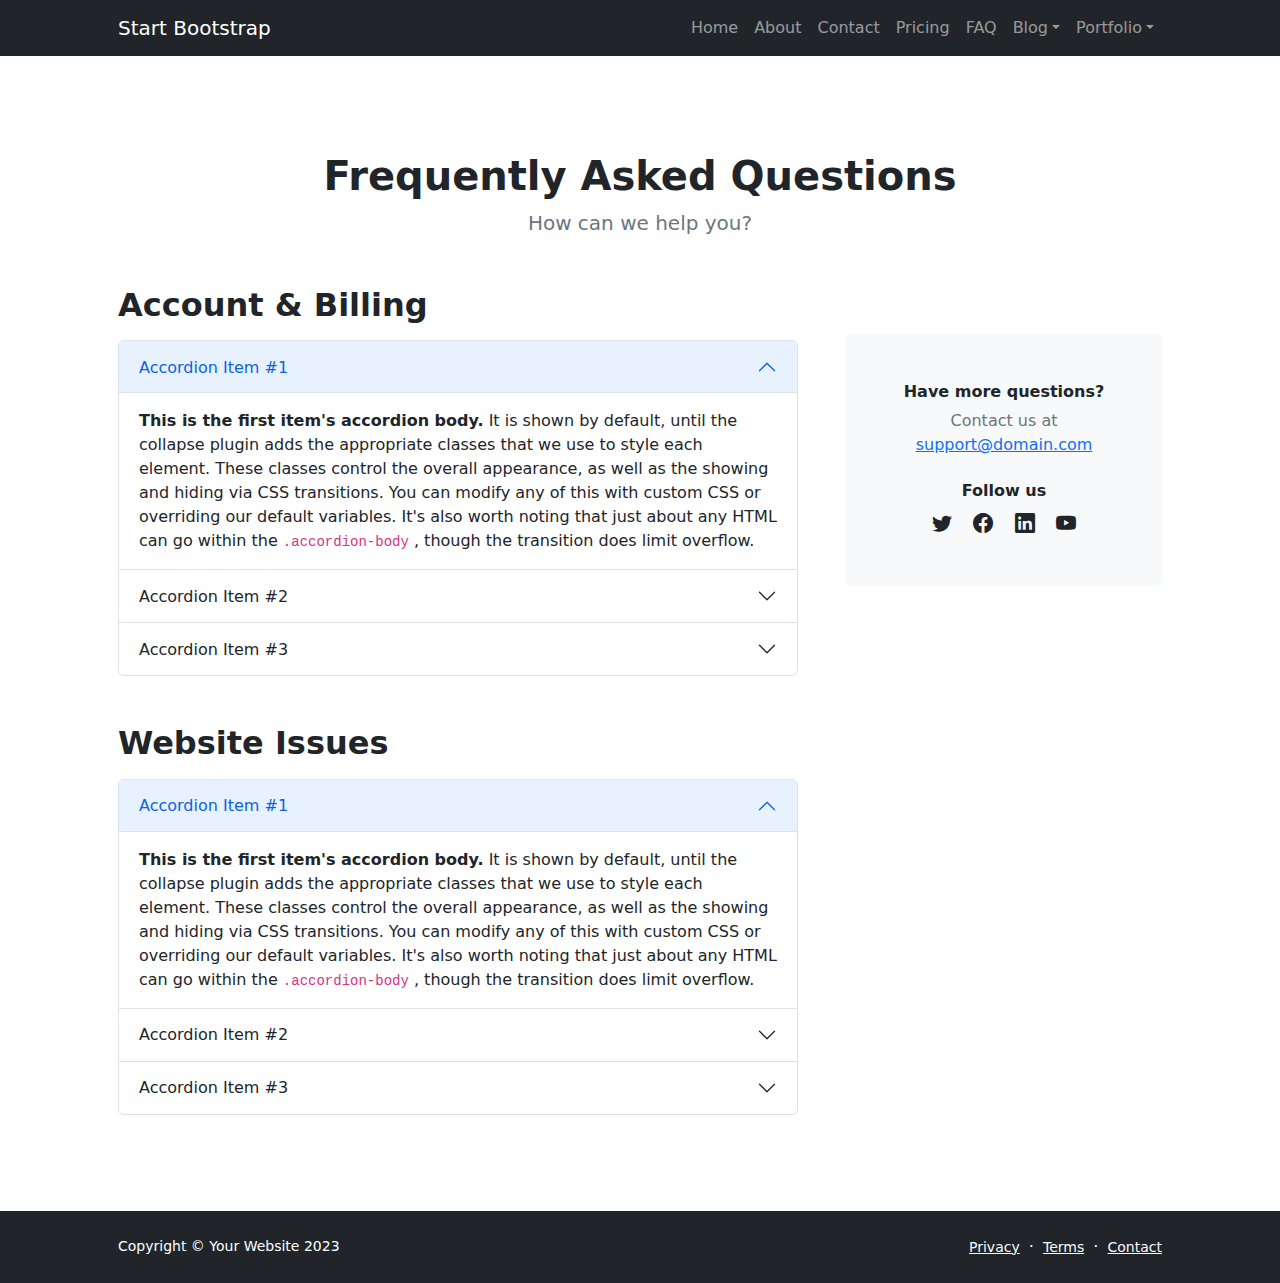
<file: faq.html>
<!DOCTYPE html>
<html lang="en">
    <head>
        <meta charset="utf-8" />
        <meta name="viewport" content="width=device-width, initial-scale=1, shrink-to-fit=no" />
        <meta name="description" content="" />
        <meta name="author" content="" />
        <title>Modern Business - Start Bootstrap Template</title>
        <!-- Favicon-->
        <link rel="icon" type="image/x-icon" href="assets/favicon.ico" />
        <!-- Bootstrap icons-->
        <link href="https://cdn.jsdelivr.net/npm/bootstrap-icons@1.5.0/font/bootstrap-icons.css" rel="stylesheet" />
        <!-- Core theme CSS (includes Bootstrap)-->
        <link href="css/styles.css" rel="stylesheet" />
    </head>
    <body class="d-flex flex-column h-100">
        <main class="flex-shrink-0">
            <!-- Navigation-->
            <nav class="navbar navbar-expand-lg navbar-dark bg-dark">
                <div class="container px-5">
                    <a class="navbar-brand" href="index.html">Start Bootstrap</a>
                    <button class="navbar-toggler" type="button" data-bs-toggle="collapse" data-bs-target="#navbarSupportedContent" aria-controls="navbarSupportedContent" aria-expanded="false" aria-label="Toggle navigation"><span class="navbar-toggler-icon"></span></button>
                    <div class="collapse navbar-collapse" id="navbarSupportedContent">
                        <ul class="navbar-nav ms-auto mb-2 mb-lg-0">
                            <li class="nav-item"><a class="nav-link" href="index.html">Home</a></li>
                            <li class="nav-item"><a class="nav-link" href="about.html">About</a></li>
                            <li class="nav-item"><a class="nav-link" href="contact.html">Contact</a></li>
                            <li class="nav-item"><a class="nav-link" href="pricing.html">Pricing</a></li>
                            <li class="nav-item"><a class="nav-link" href="faq.html">FAQ</a></li>
                            <li class="nav-item dropdown">
                                <a class="nav-link dropdown-toggle" id="navbarDropdownBlog" href="#" role="button" data-bs-toggle="dropdown" aria-expanded="false">Blog</a>
                                <ul class="dropdown-menu dropdown-menu-end" aria-labelledby="navbarDropdownBlog">
                                    <li><a class="dropdown-item" href="blog-home.html">Blog Home</a></li>
                                    <li><a class="dropdown-item" href="blog-post.html">Blog Post</a></li>
                                </ul>
                            </li>
                            <li class="nav-item dropdown">
                                <a class="nav-link dropdown-toggle" id="navbarDropdownPortfolio" href="#" role="button" data-bs-toggle="dropdown" aria-expanded="false">Portfolio</a>
                                <ul class="dropdown-menu dropdown-menu-end" aria-labelledby="navbarDropdownPortfolio">
                                    <li><a class="dropdown-item" href="portfolio-overview.html">Portfolio Overview</a></li>
                                    <li><a class="dropdown-item" href="portfolio-item.html">Portfolio Item</a></li>
                                </ul>
                            </li>
                        </ul>
                    </div>
                </div>
            </nav>
            <!-- Page Content-->
            <section class="py-5">
                <div class="container px-5 my-5">
                    <div class="text-center mb-5">
                        <h1 class="fw-bolder">Frequently Asked Questions</h1>
                        <p class="lead fw-normal text-muted mb-0">How can we help you?</p>
                    </div>
                    <div class="row gx-5">
                        <div class="col-xl-8">
                            <!-- FAQ Accordion 1-->
                            <h2 class="fw-bolder mb-3">Account &amp; Billing</h2>
                            <div class="accordion mb-5" id="accordionExample">
                                <div class="accordion-item">
                                    <h3 class="accordion-header" id="headingOne"><button class="accordion-button" type="button" data-bs-toggle="collapse" data-bs-target="#collapseOne" aria-expanded="true" aria-controls="collapseOne">Accordion Item #1</button></h3>
                                    <div class="accordion-collapse collapse show" id="collapseOne" aria-labelledby="headingOne" data-bs-parent="#accordionExample">
                                        <div class="accordion-body">
                                            <strong>This is the first item's accordion body.</strong>
                                            It is shown by default, until the collapse plugin adds the appropriate classes that we use to style each element. These classes control the overall appearance, as well as the showing and hiding via CSS transitions. You can modify any of this with custom CSS or overriding our default variables. It's also worth noting that just about any HTML can go within the
                                            <code>.accordion-body</code>
                                            , though the transition does limit overflow.
                                        </div>
                                    </div>
                                </div>
                                <div class="accordion-item">
                                    <h3 class="accordion-header" id="headingTwo"><button class="accordion-button collapsed" type="button" data-bs-toggle="collapse" data-bs-target="#collapseTwo" aria-expanded="false" aria-controls="collapseTwo">Accordion Item #2</button></h3>
                                    <div class="accordion-collapse collapse" id="collapseTwo" aria-labelledby="headingTwo" data-bs-parent="#accordionExample">
                                        <div class="accordion-body">
                                            <strong>This is the second item's accordion body.</strong>
                                            It is hidden by default, until the collapse plugin adds the appropriate classes that we use to style each element. These classes control the overall appearance, as well as the showing and hiding via CSS transitions. You can modify any of this with custom CSS or overriding our default variables. It's also worth noting that just about any HTML can go within the
                                            <code>.accordion-body</code>
                                            , though the transition does limit overflow.
                                        </div>
                                    </div>
                                </div>
                                <div class="accordion-item">
                                    <h3 class="accordion-header" id="headingThree"><button class="accordion-button collapsed" type="button" data-bs-toggle="collapse" data-bs-target="#collapseThree" aria-expanded="false" aria-controls="collapseThree">Accordion Item #3</button></h3>
                                    <div class="accordion-collapse collapse" id="collapseThree" aria-labelledby="headingThree" data-bs-parent="#accordionExample">
                                        <div class="accordion-body">
                                            <strong>This is the third item's accordion body.</strong>
                                            It is hidden by default, until the collapse plugin adds the appropriate classes that we use to style each element. These classes control the overall appearance, as well as the showing and hiding via CSS transitions. You can modify any of this with custom CSS or overriding our default variables. It's also worth noting that just about any HTML can go within the
                                            <code>.accordion-body</code>
                                            , though the transition does limit overflow.
                                        </div>
                                    </div>
                                </div>
                            </div>
                            <!-- FAQ Accordion 2-->
                            <h2 class="fw-bolder mb-3">Website Issues</h2>
                            <div class="accordion mb-5 mb-xl-0" id="accordionExample2">
                                <div class="accordion-item">
                                    <h3 class="accordion-header" id="headingOne"><button class="accordion-button" type="button" data-bs-toggle="collapse" data-bs-target="#collapseOne2" aria-expanded="true" aria-controls="collapseOne2">Accordion Item #1</button></h3>
                                    <div class="accordion-collapse collapse show" id="collapseOne2" aria-labelledby="headingOne" data-bs-parent="#accordionExample2">
                                        <div class="accordion-body">
                                            <strong>This is the first item's accordion body.</strong>
                                            It is shown by default, until the collapse plugin adds the appropriate classes that we use to style each element. These classes control the overall appearance, as well as the showing and hiding via CSS transitions. You can modify any of this with custom CSS or overriding our default variables. It's also worth noting that just about any HTML can go within the
                                            <code>.accordion-body</code>
                                            , though the transition does limit overflow.
                                        </div>
                                    </div>
                                </div>
                                <div class="accordion-item">
                                    <h3 class="accordion-header" id="headingTwo"><button class="accordion-button collapsed" type="button" data-bs-toggle="collapse" data-bs-target="#collapseTwo2" aria-expanded="false" aria-controls="collapseTwo2">Accordion Item #2</button></h3>
                                    <div class="accordion-collapse collapse" id="collapseTwo2" aria-labelledby="headingTwo" data-bs-parent="#accordionExample2">
                                        <div class="accordion-body">
                                            <strong>This is the second item's accordion body.</strong>
                                            It is hidden by default, until the collapse plugin adds the appropriate classes that we use to style each element. These classes control the overall appearance, as well as the showing and hiding via CSS transitions. You can modify any of this with custom CSS or overriding our default variables. It's also worth noting that just about any HTML can go within the
                                            <code>.accordion-body</code>
                                            , though the transition does limit overflow.
                                        </div>
                                    </div>
                                </div>
                                <div class="accordion-item">
                                    <h3 class="accordion-header" id="headingThree"><button class="accordion-button collapsed" type="button" data-bs-toggle="collapse" data-bs-target="#collapseThree2" aria-expanded="false" aria-controls="collapseThree2">Accordion Item #3</button></h3>
                                    <div class="accordion-collapse collapse" id="collapseThree2" aria-labelledby="headingThree" data-bs-parent="#accordionExample2">
                                        <div class="accordion-body">
                                            <strong>This is the third item's accordion body.</strong>
                                            It is hidden by default, until the collapse plugin adds the appropriate classes that we use to style each element. These classes control the overall appearance, as well as the showing and hiding via CSS transitions. You can modify any of this with custom CSS or overriding our default variables. It's also worth noting that just about any HTML can go within the
                                            <code>.accordion-body</code>
                                            , though the transition does limit overflow.
                                        </div>
                                    </div>
                                </div>
                            </div>
                        </div>
                        <div class="col-xl-4">
                            <div class="card border-0 bg-light mt-xl-5">
                                <div class="card-body p-4 py-lg-5">
                                    <div class="d-flex align-items-center justify-content-center">
                                        <div class="text-center">
                                            <div class="h6 fw-bolder">Have more questions?</div>
                                            <p class="text-muted mb-4">
                                                Contact us at
                                                <br />
                                                <a href="#!">support@domain.com</a>
                                            </p>
                                            <div class="h6 fw-bolder">Follow us</div>
                                            <a class="fs-5 px-2 link-dark" href="#!"><i class="bi-twitter"></i></a>
                                            <a class="fs-5 px-2 link-dark" href="#!"><i class="bi-facebook"></i></a>
                                            <a class="fs-5 px-2 link-dark" href="#!"><i class="bi-linkedin"></i></a>
                                            <a class="fs-5 px-2 link-dark" href="#!"><i class="bi-youtube"></i></a>
                                        </div>
                                    </div>
                                </div>
                            </div>
                        </div>
                    </div>
                </div>
            </section>
        </main>
        <!-- Footer-->
        <footer class="bg-dark py-4 mt-auto">
            <div class="container px-5">
                <div class="row align-items-center justify-content-between flex-column flex-sm-row">
                    <div class="col-auto"><div class="small m-0 text-white">Copyright &copy; Your Website 2023</div></div>
                    <div class="col-auto">
                        <a class="link-light small" href="#!">Privacy</a>
                        <span class="text-white mx-1">&middot;</span>
                        <a class="link-light small" href="#!">Terms</a>
                        <span class="text-white mx-1">&middot;</span>
                        <a class="link-light small" href="#!">Contact</a>
                    </div>
                </div>
            </div>
        </footer>
        <!-- Bootstrap core JS-->
        <script src="https://cdn.jsdelivr.net/npm/bootstrap@5.2.3/dist/js/bootstrap.bundle.min.js"></script>
        <!-- Core theme JS-->
        <script src="js/scripts.js"></script>
    </body>
</html>
</file>
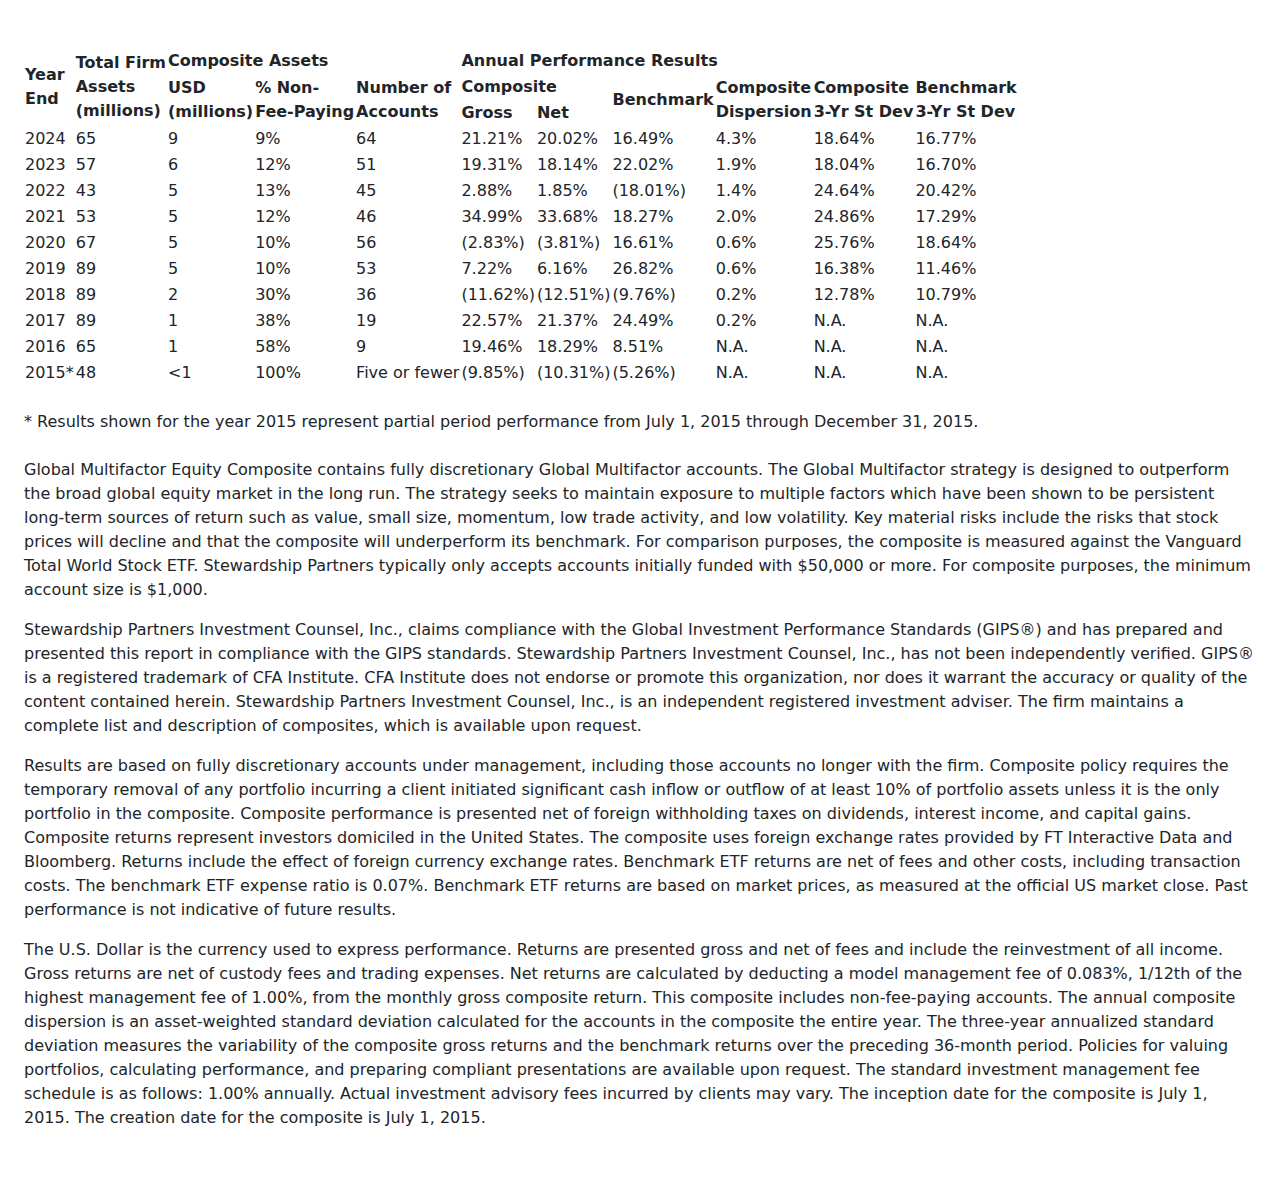
<file: information.html>
<!DOCTYPE html>
<html lang="en">
    <head>
        <meta charset="utf-8" />
        <meta name="viewport" content="width=device-width, initial-scale=1, shrink-to-fit=no" />
        <title>Stewardship Partners</title>
        <link rel="icon" type="image/x-icon" href="assets/favicon.ico" />
        <link href="https://cdn.jsdelivr.net/npm/bootstrap-icons@1.5.0/font/bootstrap-icons.css" rel="stylesheet" />
        <link href="css/styles.css" rel="stylesheet" />
    </head>
    <body>
        <div class="container-fluid px-4 py-5">
            <div class="row justify-content-center">
                <div class="col-12">
                    <div class="table-responsive mb-4">
                        <table class="information-table">
                            <thead>
                                <tr>
                                    <th rowspan="3" scope="col">Year<br>End</th>
                                    <th rowspan="3" scope="col">Total Firm<br>Assets<br>(millions)</th>
                                    <th colspan="3" scope="col">Composite Assets</th>
                                    <th colspan="6" scope="col">Annual Performance Results</th>
                                </tr>
                                <tr>
                                    <th rowspan="2" scope="col">USD<br>(millions)</th>
                                    <th rowspan="2" scope="col">% Non-<br>Fee-Paying</th>
                                    <th rowspan="2" scope="col">Number of<br>Accounts</th>
                                    <th colspan="2" scope="col">Composite</th>
                                    <th rowspan="2" scope="col">Benchmark</th>
                                    <th rowspan="2" scope="col">Composite<br>Dispersion</th>
                                    <th rowspan="2" scope="col">Composite<br>3-Yr St Dev</th>
                                    <th rowspan="2" scope="col">Benchmark<br>3-Yr St Dev</th>
                                </tr>
                                <tr>
                                    <th scope="col">Gross</th>
                                    <th scope="col">Net</th>
                                </tr>
                            </thead>
                            <tbody>
                                <tr>
                                    <td>2024</td>
                                    <td>65</td>
                                    <td>9</td>
                                    <td>9%</td>
                                    <td>64</td>
                                    <td>21.21%</td>
                                    <td>20.02%</td>
                                    <td>16.49%</td>
                                    <td>4.3%</td>
                                    <td>18.64%</td>
                                    <td>16.77%</td>
                                </tr>
                                <tr>
                                    <td>2023</td>
                                    <td>57</td>
                                    <td>6</td>
                                    <td>12%</td>
                                    <td>51</td>
                                    <td>19.31%</td>
                                    <td>18.14%</td>
                                    <td>22.02%</td>
                                    <td>1.9%</td>
                                    <td>18.04%</td>
                                    <td>16.70%</td>
                                </tr>
                                <tr>
                                    <td>2022</td>
                                    <td>43</td>
                                    <td>5</td>
                                    <td>13%</td>
                                    <td>45</td>
                                    <td>2.88%</td>
                                    <td>1.85%</td>
                                    <td>(18.01%)</td>
                                    <td>1.4%</td>
                                    <td>24.64%</td>
                                    <td>20.42%</td>
                                </tr>
                                <tr>
                                    <td>2021</td>
                                    <td>53</td>
                                    <td>5</td>
                                    <td>12%</td>
                                    <td>46</td>
                                    <td>34.99%</td>
                                    <td>33.68%</td>
                                    <td>18.27%</td>
                                    <td>2.0%</td>
                                    <td>24.86%</td>
                                    <td>17.29%</td>
                                </tr>
                                <tr>
                                    <td>2020</td>
                                    <td>67</td>
                                    <td>5</td>
                                    <td>10%</td>
                                    <td>56</td>
                                    <td>(2.83%)</td>
                                    <td>(3.81%)</td>
                                    <td>16.61%</td>
                                    <td>0.6%</td>
                                    <td>25.76%</td>
                                    <td>18.64%</td>
                                </tr>
                                <tr>
                                    <td>2019</td>
                                    <td>89</td>
                                    <td>5</td>
                                    <td>10%</td>
                                    <td>53</td>
                                    <td>7.22%</td>
                                    <td>6.16%</td>
                                    <td>26.82%</td>
                                    <td>0.6%</td>
                                    <td>16.38%</td>
                                    <td>11.46%</td>
                                </tr>
                                <tr>
                                    <td>2018</td>
                                    <td>89</td>
                                    <td>2</td>
                                    <td>30%</td>
                                    <td>36</td>
                                    <td>(11.62%)</td>
                                    <td>(12.51%)</td>
                                    <td>(9.76%)</td>
                                    <td>0.2%</td>
                                    <td>12.78%</td>
                                    <td>10.79%</td>
                                </tr>
                                <tr>
                                    <td>2017</td>
                                    <td>89</td>
                                    <td>1</td>
                                    <td>38%</td>
                                    <td>19</td>
                                    <td>22.57%</td>
                                    <td>21.37%</td>
                                    <td>24.49%</td>
                                    <td>0.2%</td>
                                    <td>N.A.</td>
                                    <td>N.A.</td>
                                </tr>
                                <tr>
                                    <td>2016</td>
                                    <td>65</td>
                                    <td>1</td>
                                    <td>58%</td>
                                    <td>9</td>
                                    <td>19.46%</td>
                                    <td>18.29%</td>
                                    <td>8.51%</td>
                                    <td>N.A.</td>
                                    <td>N.A.</td>
                                    <td>N.A.</td>
                                </tr>
                                <tr>
                                    <td>2015*</td>
                                    <td>48</td>
                                    <td>&lt;1</td>
                                    <td>100%</td>
                                    <td>Five or fewer</td>
                                    <td>(9.85%)</td>
                                    <td>(10.31%)</td>
                                    <td>(5.26%)</td>
                                    <td>N.A.</td>
                                    <td>N.A.</td>
                                    <td>N.A.</td>
                                </tr>
                            </tbody>
                        </table>
                    </div>
                    <p class="mb-4">* Results shown for the year 2015 represent partial period performance from July 1, 2015 through December 31, 2015.</p>
                    <p class="mb-3">Global Multifactor Equity Composite contains fully discretionary Global Multifactor accounts. The Global Multifactor strategy is designed to outperform the broad global equity market in the long run. The strategy seeks to maintain exposure to multiple factors which have been shown to be persistent long-term sources of return such as value, small size, momentum, low trade activity, and low volatility. Key material risks include the risks that stock prices will decline and that the composite will underperform its benchmark. For comparison purposes, the composite is measured against the Vanguard Total World Stock ETF. Stewardship Partners typically only accepts accounts initially funded with $50,000 or more. For composite purposes, the minimum account size is $1,000.</p>
                    <p class="mb-3">Stewardship Partners Investment Counsel, Inc., claims compliance with the Global Investment Performance Standards (GIPS&reg;) and has prepared and presented this report in compliance with the GIPS standards. Stewardship Partners Investment Counsel, Inc., has not been independently verified. GIPS&reg; is a registered trademark of CFA Institute. CFA Institute does not endorse or promote this organization, nor does it warrant the accuracy or quality of the content contained herein. Stewardship Partners Investment Counsel, Inc., is an independent registered investment adviser. The firm maintains a complete list and description of composites, which is available upon request.</p>
                    <p class="mb-3">Results are based on fully discretionary accounts under management, including those accounts no longer with the firm. Composite policy requires the temporary removal of any portfolio incurring a client initiated significant cash inflow or outflow of at least 10% of portfolio assets unless it is the only portfolio in the composite. Composite performance is presented net of foreign withholding taxes on dividends, interest income, and capital gains. Composite returns represent investors domiciled in the United States. The composite uses foreign exchange rates provided by FT Interactive Data and Bloomberg. Returns include the effect of foreign currency exchange rates. Benchmark ETF returns are net of fees and other costs, including transaction costs. The benchmark ETF expense ratio is 0.07%. Benchmark ETF returns are based on market prices, as measured at the official US market close. Past performance is not indicative of future results.</p>
                    <p class="mb-0">The U.S. Dollar is the currency used to express performance. Returns are presented gross and net of fees and include the reinvestment of all income. Gross returns are net of custody fees and trading expenses. Net returns are calculated by deducting a model management fee of 0.083%, 1/12th of the highest management fee of 1.00%, from the monthly gross composite return. This composite includes non-fee-paying accounts. The annual composite dispersion is an asset-weighted standard deviation calculated for the accounts in the composite the entire year. The three-year annualized standard deviation measures the variability of the composite gross returns and the benchmark returns over the preceding 36-month period. Policies for valuing portfolios, calculating performance, and preparing compliant presentations are available upon request. The standard investment management fee schedule is as follows: 1.00% annually. Actual investment advisory fees incurred by clients may vary. The inception date for the composite is July 1, 2015. The creation date for the composite is July 1, 2015.</p>
                </div>
            </div>
        </div>
        <script src="https://cdn.jsdelivr.net/npm/bootstrap@5.2.3/dist/js/bootstrap.bundle.min.js"></script>
        <script src="js/scripts.js"></script>
    </body>
</html>
</file>
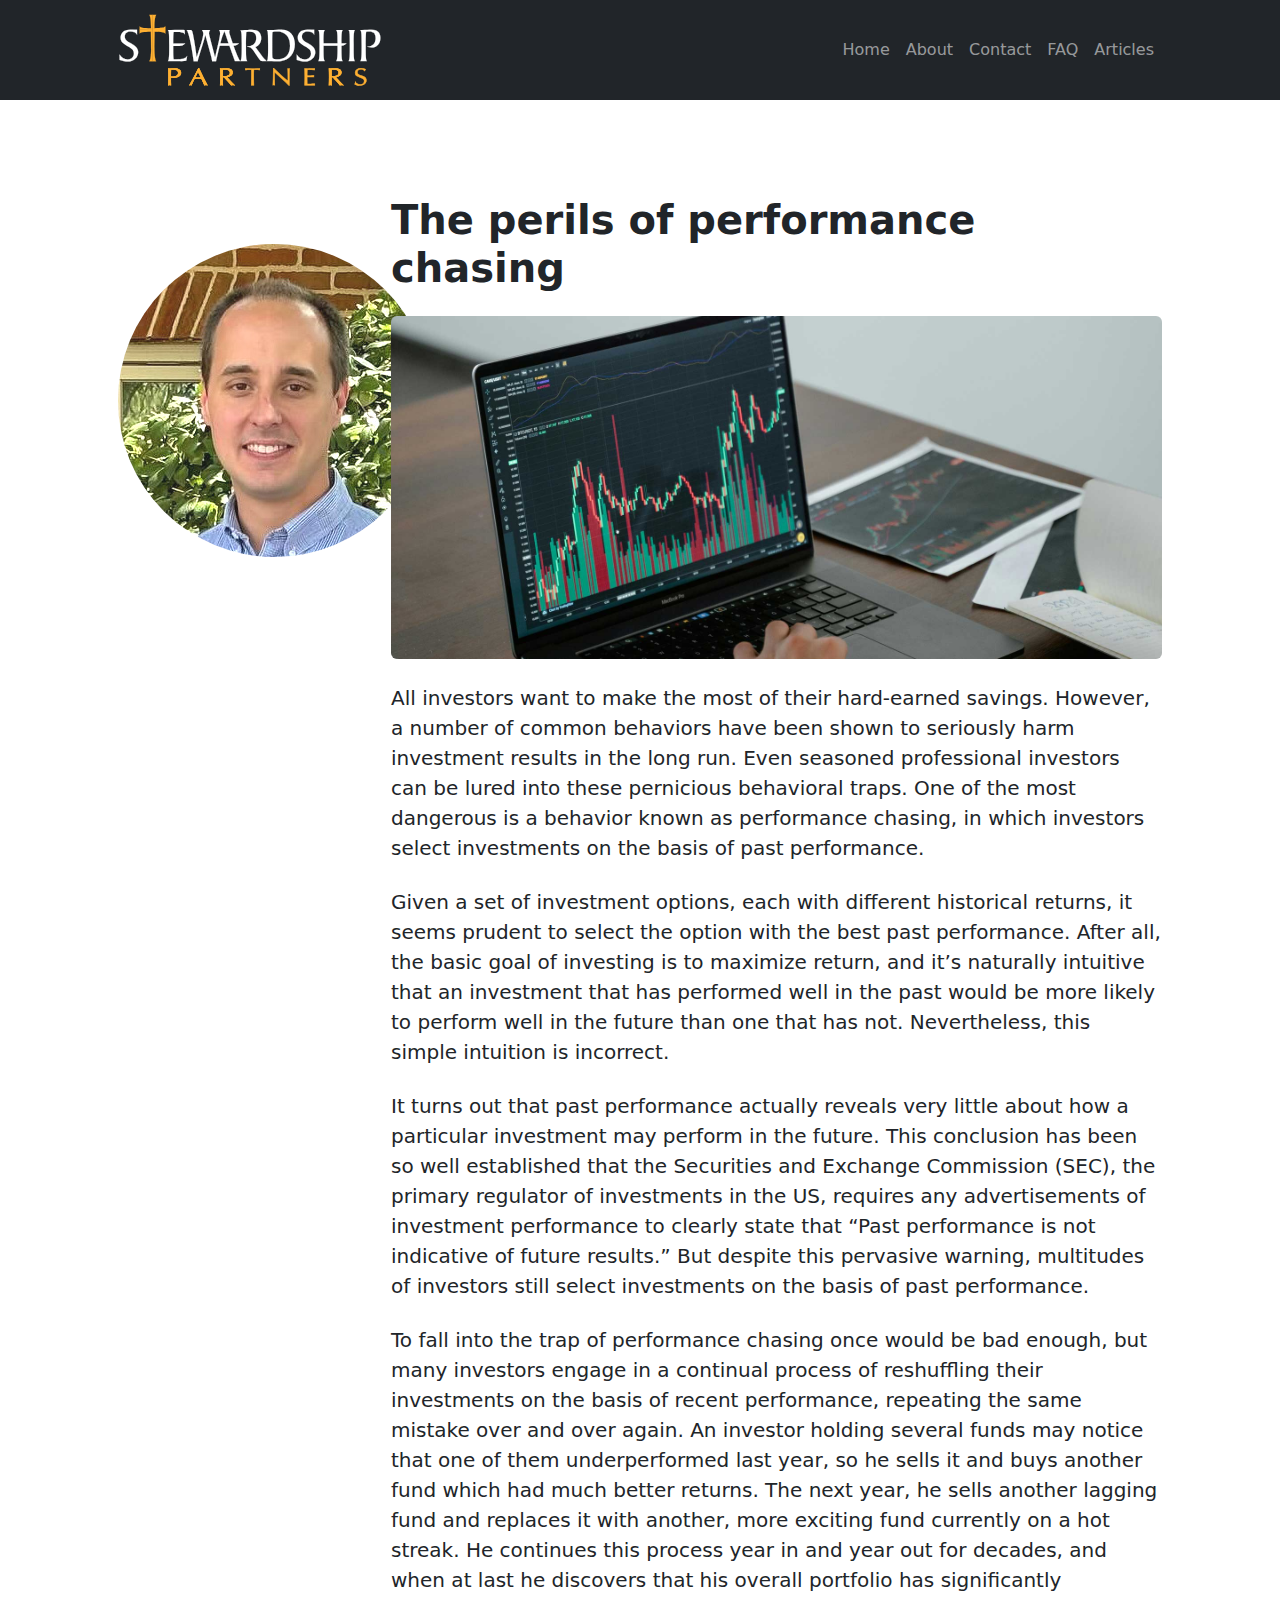
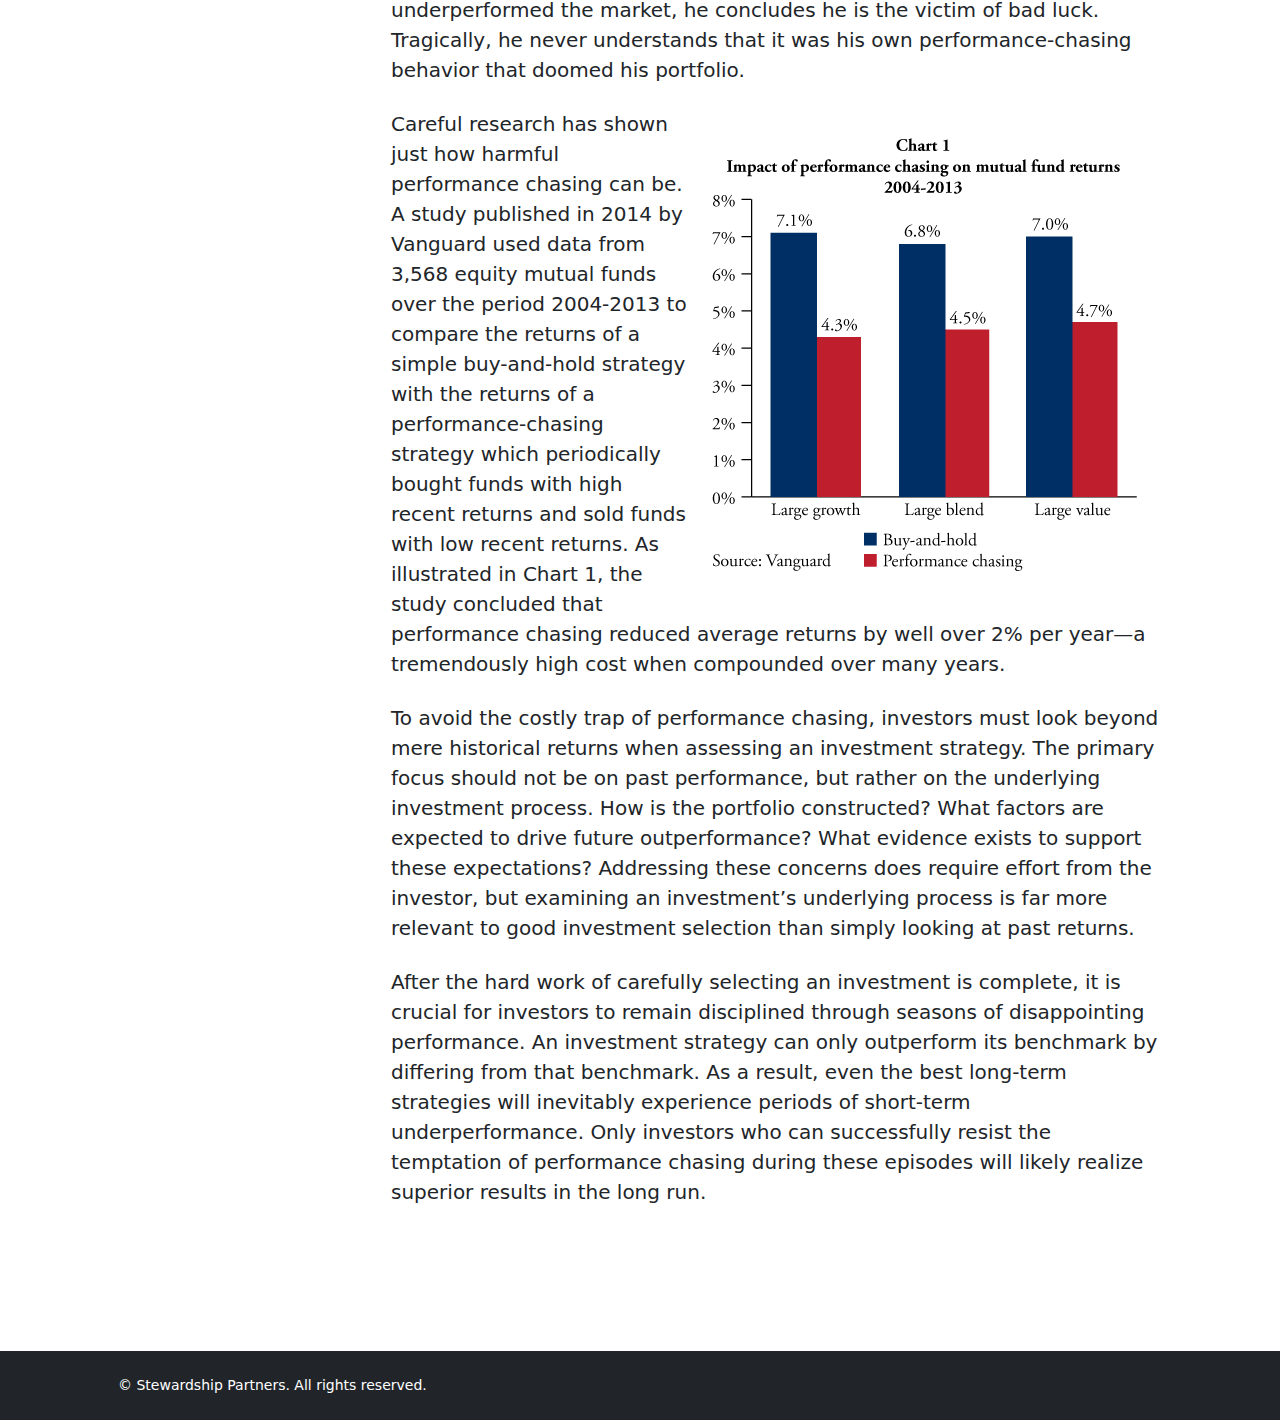
<file: performance.html>
<!DOCTYPE html>
<html lang="en">
    <head>
        <meta charset="utf-8" />
        <meta name="viewport" content="width=device-width, initial-scale=1, shrink-to-fit=no" />
        <meta name="description" content="" />
        <meta name="author" content="" />
        <title>Stewardship Partners - The perils of performance chasing</title>
        <!-- Favicon-->
        <link rel="icon" type="image/x-icon" href="assets/favicon.ico" />
        <!-- Bootstrap icons-->
        <link href="https://cdn.jsdelivr.net/npm/bootstrap-icons@1.5.0/font/bootstrap-icons.css" rel="stylesheet" />
        <!-- Core theme CSS (includes Bootstrap)-->
        <link href="css/styles.css" rel="stylesheet" />
    </head>
    <body class="d-flex flex-column">
        <main class="flex-shrink-0">
            <!-- Navigation-->
            <nav class="navbar navbar-expand-lg navbar-dark bg-dark">
                <div class="container px-5">
                    <a class="navbar-brand" href="index.html"><img src="assets/logo.svg" /></a>
                    <button class="navbar-toggler" type="button" data-bs-toggle="collapse" data-bs-target="#navbarSupportedContent" aria-controls="navbarSupportedContent" aria-expanded="false" aria-label="Toggle navigation"><span class="navbar-toggler-icon"></span></button>
                    <div class="collapse navbar-collapse" id="navbarSupportedContent">
                        <ul class="navbar-nav ms-auto mb-2 mb-lg-0">
                            <li class="nav-item"><a class="nav-link" href="index.html">Home</a></li>
                            <li class="nav-item"><a class="nav-link" href="about.html">About</a></li>
                            <li class="nav-item"><a class="nav-link" href="contact.html">Contact</a></li>
                            <li class="nav-item"><a class="nav-link" href="faq.html">FAQ</a></li>
                            <li class="nav-item"><a class="nav-link" href="articles.html">Articles</a></li>
</ul>
                    </div>
                </div>
            </nav>
            <!-- Page Content-->
            <section class="py-5">
                <div class="container px-5 my-5">
                    <div class="row gx-5">
                        <div class="col-lg-3">
                            <div class="d-flex align-items-center mt-lg-5 mb-4">
                                <img class="rounded-circle author-avatar-lg" src="assets/stephen.jpg" alt="Stephen M. duBarry" />
                                <div class="ms-3">
                                    <div class="fw-bold">Stephen M. duBarry, CFA</div>
                                </div>
                            </div>
                        </div>
                        <div class="col-lg-9">
                            <!-- Post content-->
                            <article>
                                <!-- Post header-->
                                <header class="mb-4">
                                    <!-- Post title-->
                                    <h1 class="fw-bolder mb-1">The perils of performance chasing</h1>
                                </header>
                                <!-- Preview image figure-->
                                <figure class="mb-4"><img class="img-fluid rounded" src="assets/performance-9x4.jpg" alt="..." /></figure>
                                <!-- Post content-->
                                <section class="mb-5">
                                    <p class="fs-5 mb-4">All investors want to make the most of their hard-earned savings. However, a number of common behaviors have been shown to seriously harm investment results in the long run. Even seasoned professional investors can be lured into these pernicious behavioral traps. One of the most dangerous is a behavior known as performance chasing, in which investors select investments on the basis of past performance.</p>
                                    <p class="fs-5 mb-4">Given a set of investment options, each with different historical returns, it seems prudent to select the option with the best past performance. After all, the basic goal of investing is to maximize return, and it’s naturally intuitive that an investment that has performed well in the past would be more likely to perform well in the future than one that has not. Nevertheless, this simple intuition is incorrect.</p>
                                    <p class="fs-5 mb-4">It turns out that past performance actually reveals very little about how a particular investment may perform in the future. This conclusion has been so well established that the Securities and Exchange Commission (SEC), the primary regulator of investments in the US, requires any advertisements of investment performance to clearly state that “Past performance is not indicative of future results.” But despite this pervasive warning, multitudes of investors still select investments on the basis of past performance.</p>
                                    <p class="fs-5 mb-4">To fall into the trap of performance chasing once would be bad enough, but many investors engage in a continual process of reshuffling their investments on the basis of recent performance, repeating the same mistake over and over again. An investor holding several funds may notice that one of them underperformed last year, so he sells it and buys another fund which had much better returns. The next year, he sells another lagging fund and replaces it with another, more exciting fund currently on a hot streak. He continues this process year in and year out for decades, and when at last he discovers that his overall portfolio has significantly underperformed the market, he concludes he is the victim of bad luck. Tragically, he never understands that it was his own performance-chasing behavior that doomed his portfolio.
                                    <p class="fs-5 mb-4"><img src="assets/performance-chart-1.png" style="float:right; padding: 25px">Careful research has shown just how harmful performance chasing can be. A study published in 2014 by Vanguard used data from 3,568 equity mutual funds over the period 2004-2013 to compare the returns of a simple buy-and-hold strategy with the returns of a performance-chasing strategy which periodically bought funds with high recent returns and sold funds with low recent returns. As illustrated in Chart 1, the study concluded that performance chasing reduced average returns by well over 2% per year—a tremendously high cost when compounded over many years.</p>
                                    <p class="fs-5 mb-4">To avoid the costly trap of performance chasing, investors must look beyond mere historical returns when assessing an investment strategy. The primary focus should not be on past performance, but rather on the underlying investment process. How is the portfolio constructed? What factors are expected to drive future outperformance? What evidence exists to support these expectations? Addressing these concerns does require effort from the investor, but examining an investment’s underlying process is far more relevant to good investment selection than simply looking at past returns.</p>
                                    <p class="fs-5 mb-4">After the hard work of carefully selecting an investment is complete, it is crucial for investors to remain disciplined through seasons of disappointing performance. An investment strategy can only outperform its benchmark by differing from that benchmark. As a result, even the best long-term strategies will inevitably experience periods of short-term underperformance. Only investors who can successfully resist the temptation of performance chasing during these episodes will likely realize superior results in the long run.</p>
                                </section>
                            </article>
                        </div>
                    </div>
                </div>
            </section>
        </main>
        <!-- Footer-->
        <footer class="bg-dark py-4 mt-auto">
            <div class="container px-5">
                <div class="row align-items-center justify-content-between flex-column flex-sm-row">
                    <div class="col-auto"><div class="small m-0 text-white">© <span class="current-year"></span> Stewardship Partners. All rights reserved.</div></div>
                </div>
            </div>
        </footer>
        <!-- Bootstrap core JS-->
        <script src="https://cdn.jsdelivr.net/npm/bootstrap@5.2.3/dist/js/bootstrap.bundle.min.js"></script>
        <!-- Core theme JS-->
        <script src="js/scripts.js"></script>
    </body>
</html>
</file>
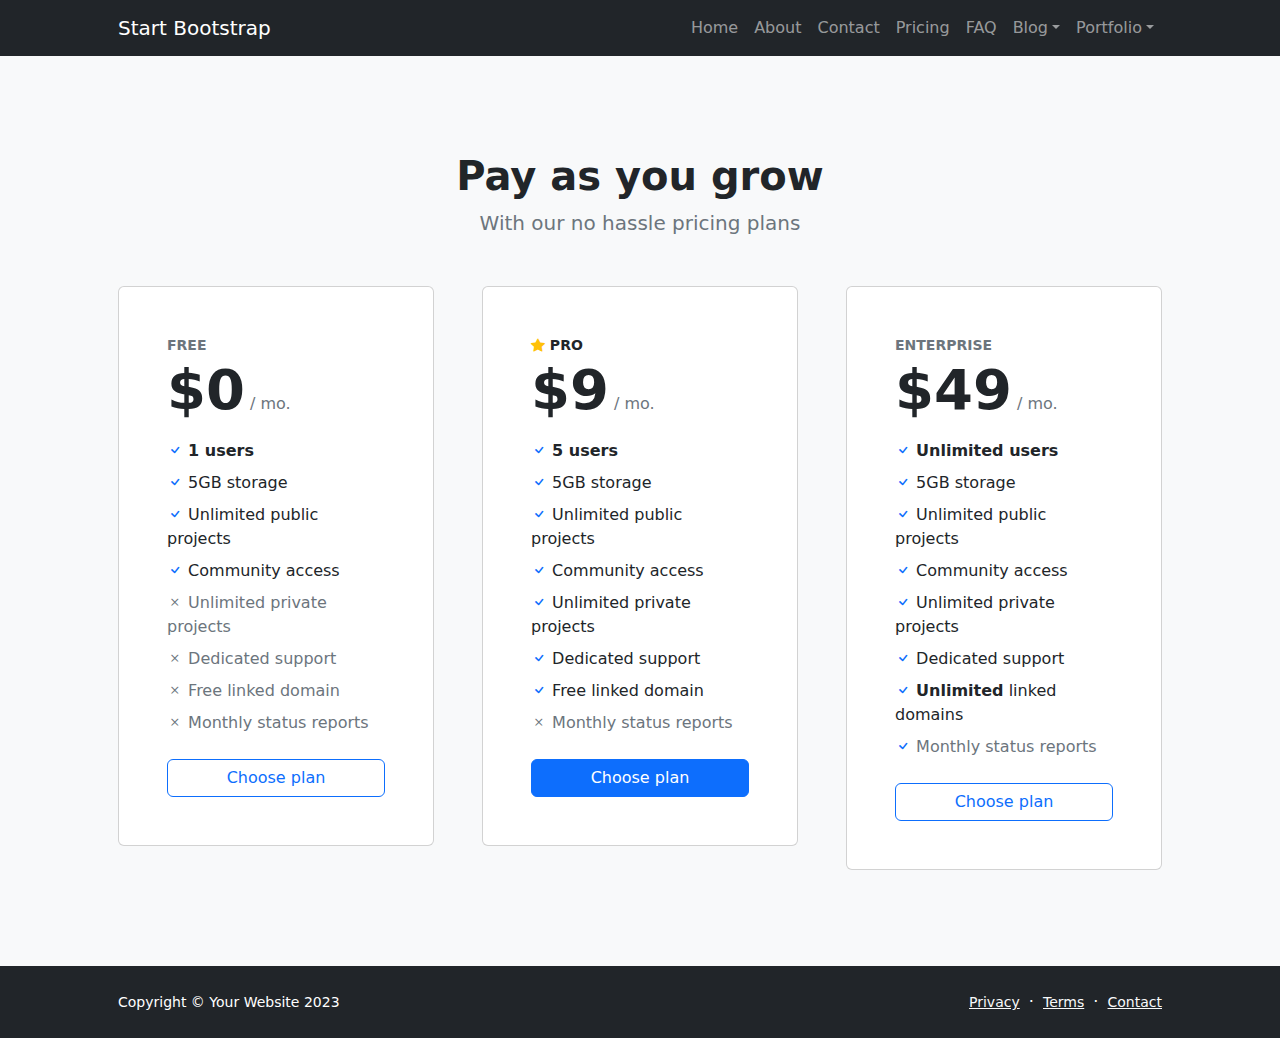
<file: pricing.html>
<!DOCTYPE html>
<html lang="en">
    <head>
        <meta charset="utf-8" />
        <meta name="viewport" content="width=device-width, initial-scale=1, shrink-to-fit=no" />
        <meta name="description" content="" />
        <meta name="author" content="" />
        <title>Modern Business - Start Bootstrap Template</title>
        <!-- Favicon-->
        <link rel="icon" type="image/x-icon" href="assets/favicon.ico" />
        <!-- Bootstrap icons-->
        <link href="https://cdn.jsdelivr.net/npm/bootstrap-icons@1.5.0/font/bootstrap-icons.css" rel="stylesheet" />
        <!-- Core theme CSS (includes Bootstrap)-->
        <link href="css/styles.css" rel="stylesheet" />
    </head>
    <body class="d-flex flex-column">
        <main class="flex-shrink-0">
            <!-- Navigation-->
            <nav class="navbar navbar-expand-lg navbar-dark bg-dark">
                <div class="container px-5">
                    <a class="navbar-brand" href="index.html">Start Bootstrap</a>
                    <button class="navbar-toggler" type="button" data-bs-toggle="collapse" data-bs-target="#navbarSupportedContent" aria-controls="navbarSupportedContent" aria-expanded="false" aria-label="Toggle navigation"><span class="navbar-toggler-icon"></span></button>
                    <div class="collapse navbar-collapse" id="navbarSupportedContent">
                        <ul class="navbar-nav ms-auto mb-2 mb-lg-0">
                            <li class="nav-item"><a class="nav-link" href="index.html">Home</a></li>
                            <li class="nav-item"><a class="nav-link" href="about.html">About</a></li>
                            <li class="nav-item"><a class="nav-link" href="contact.html">Contact</a></li>
                            <li class="nav-item"><a class="nav-link" href="pricing.html">Pricing</a></li>
                            <li class="nav-item"><a class="nav-link" href="faq.html">FAQ</a></li>
                            <li class="nav-item dropdown">
                                <a class="nav-link dropdown-toggle" id="navbarDropdownBlog" href="#" role="button" data-bs-toggle="dropdown" aria-expanded="false">Blog</a>
                                <ul class="dropdown-menu dropdown-menu-end" aria-labelledby="navbarDropdownBlog">
                                    <li><a class="dropdown-item" href="blog-home.html">Blog Home</a></li>
                                    <li><a class="dropdown-item" href="blog-post.html">Blog Post</a></li>
                                </ul>
                            </li>
                            <li class="nav-item dropdown">
                                <a class="nav-link dropdown-toggle" id="navbarDropdownPortfolio" href="#" role="button" data-bs-toggle="dropdown" aria-expanded="false">Portfolio</a>
                                <ul class="dropdown-menu dropdown-menu-end" aria-labelledby="navbarDropdownPortfolio">
                                    <li><a class="dropdown-item" href="portfolio-overview.html">Portfolio Overview</a></li>
                                    <li><a class="dropdown-item" href="portfolio-item.html">Portfolio Item</a></li>
                                </ul>
                            </li>
                        </ul>
                    </div>
                </div>
            </nav>
            <!-- Pricing section-->
            <section class="bg-light py-5">
                <div class="container px-5 my-5">
                    <div class="text-center mb-5">
                        <h1 class="fw-bolder">Pay as you grow</h1>
                        <p class="lead fw-normal text-muted mb-0">With our no hassle pricing plans</p>
                    </div>
                    <div class="row gx-5 justify-content-center">
                        <!-- Pricing card free-->
                        <div class="col-lg-6 col-xl-4">
                            <div class="card mb-5 mb-xl-0">
                                <div class="card-body p-5">
                                    <div class="small text-uppercase fw-bold text-muted">Free</div>
                                    <div class="mb-3">
                                        <span class="display-4 fw-bold">$0</span>
                                        <span class="text-muted">/ mo.</span>
                                    </div>
                                    <ul class="list-unstyled mb-4">
                                        <li class="mb-2">
                                            <i class="bi bi-check text-primary"></i>
                                            <strong>1 users</strong>
                                        </li>
                                        <li class="mb-2">
                                            <i class="bi bi-check text-primary"></i>
                                            5GB storage
                                        </li>
                                        <li class="mb-2">
                                            <i class="bi bi-check text-primary"></i>
                                            Unlimited public projects
                                        </li>
                                        <li class="mb-2">
                                            <i class="bi bi-check text-primary"></i>
                                            Community access
                                        </li>
                                        <li class="mb-2 text-muted">
                                            <i class="bi bi-x"></i>
                                            Unlimited private projects
                                        </li>
                                        <li class="mb-2 text-muted">
                                            <i class="bi bi-x"></i>
                                            Dedicated support
                                        </li>
                                        <li class="mb-2 text-muted">
                                            <i class="bi bi-x"></i>
                                            Free linked domain
                                        </li>
                                        <li class="text-muted">
                                            <i class="bi bi-x"></i>
                                            Monthly status reports
                                        </li>
                                    </ul>
                                    <div class="d-grid"><a class="btn btn-outline-primary" href="#!">Choose plan</a></div>
                                </div>
                            </div>
                        </div>
                        <!-- Pricing card pro-->
                        <div class="col-lg-6 col-xl-4">
                            <div class="card mb-5 mb-xl-0">
                                <div class="card-body p-5">
                                    <div class="small text-uppercase fw-bold">
                                        <i class="bi bi-star-fill text-warning"></i>
                                        Pro
                                    </div>
                                    <div class="mb-3">
                                        <span class="display-4 fw-bold">$9</span>
                                        <span class="text-muted">/ mo.</span>
                                    </div>
                                    <ul class="list-unstyled mb-4">
                                        <li class="mb-2">
                                            <i class="bi bi-check text-primary"></i>
                                            <strong>5 users</strong>
                                        </li>
                                        <li class="mb-2">
                                            <i class="bi bi-check text-primary"></i>
                                            5GB storage
                                        </li>
                                        <li class="mb-2">
                                            <i class="bi bi-check text-primary"></i>
                                            Unlimited public projects
                                        </li>
                                        <li class="mb-2">
                                            <i class="bi bi-check text-primary"></i>
                                            Community access
                                        </li>
                                        <li class="mb-2">
                                            <i class="bi bi-check text-primary"></i>
                                            Unlimited private projects
                                        </li>
                                        <li class="mb-2">
                                            <i class="bi bi-check text-primary"></i>
                                            Dedicated support
                                        </li>
                                        <li class="mb-2">
                                            <i class="bi bi-check text-primary"></i>
                                            Free linked domain
                                        </li>
                                        <li class="text-muted">
                                            <i class="bi bi-x"></i>
                                            Monthly status reports
                                        </li>
                                    </ul>
                                    <div class="d-grid"><a class="btn btn-primary" href="#!">Choose plan</a></div>
                                </div>
                            </div>
                        </div>
                        <!-- Pricing card enterprise-->
                        <div class="col-lg-6 col-xl-4">
                            <div class="card">
                                <div class="card-body p-5">
                                    <div class="small text-uppercase fw-bold text-muted">Enterprise</div>
                                    <div class="mb-3">
                                        <span class="display-4 fw-bold">$49</span>
                                        <span class="text-muted">/ mo.</span>
                                    </div>
                                    <ul class="list-unstyled mb-4">
                                        <li class="mb-2">
                                            <i class="bi bi-check text-primary"></i>
                                            <strong>Unlimited users</strong>
                                        </li>
                                        <li class="mb-2">
                                            <i class="bi bi-check text-primary"></i>
                                            5GB storage
                                        </li>
                                        <li class="mb-2">
                                            <i class="bi bi-check text-primary"></i>
                                            Unlimited public projects
                                        </li>
                                        <li class="mb-2">
                                            <i class="bi bi-check text-primary"></i>
                                            Community access
                                        </li>
                                        <li class="mb-2">
                                            <i class="bi bi-check text-primary"></i>
                                            Unlimited private projects
                                        </li>
                                        <li class="mb-2">
                                            <i class="bi bi-check text-primary"></i>
                                            Dedicated support
                                        </li>
                                        <li class="mb-2">
                                            <i class="bi bi-check text-primary"></i>
                                            <strong>Unlimited</strong>
                                            linked domains
                                        </li>
                                        <li class="text-muted">
                                            <i class="bi bi-check text-primary"></i>
                                            Monthly status reports
                                        </li>
                                    </ul>
                                    <div class="d-grid"><a class="btn btn-outline-primary" href="#!">Choose plan</a></div>
                                </div>
                            </div>
                        </div>
                    </div>
                </div>
            </section>
        </main>
        <!-- Footer-->
        <footer class="bg-dark py-4 mt-auto">
            <div class="container px-5">
                <div class="row align-items-center justify-content-between flex-column flex-sm-row">
                    <div class="col-auto"><div class="small m-0 text-white">Copyright &copy; Your Website 2023</div></div>
                    <div class="col-auto">
                        <a class="link-light small" href="#!">Privacy</a>
                        <span class="text-white mx-1">&middot;</span>
                        <a class="link-light small" href="#!">Terms</a>
                        <span class="text-white mx-1">&middot;</span>
                        <a class="link-light small" href="#!">Contact</a>
                    </div>
                </div>
            </div>
        </footer>
        <!-- Bootstrap core JS-->
        <script src="https://cdn.jsdelivr.net/npm/bootstrap@5.2.3/dist/js/bootstrap.bundle.min.js"></script>
        <!-- Core theme JS-->
        <script src="js/scripts.js"></script>
    </body>
</html>
</file>
